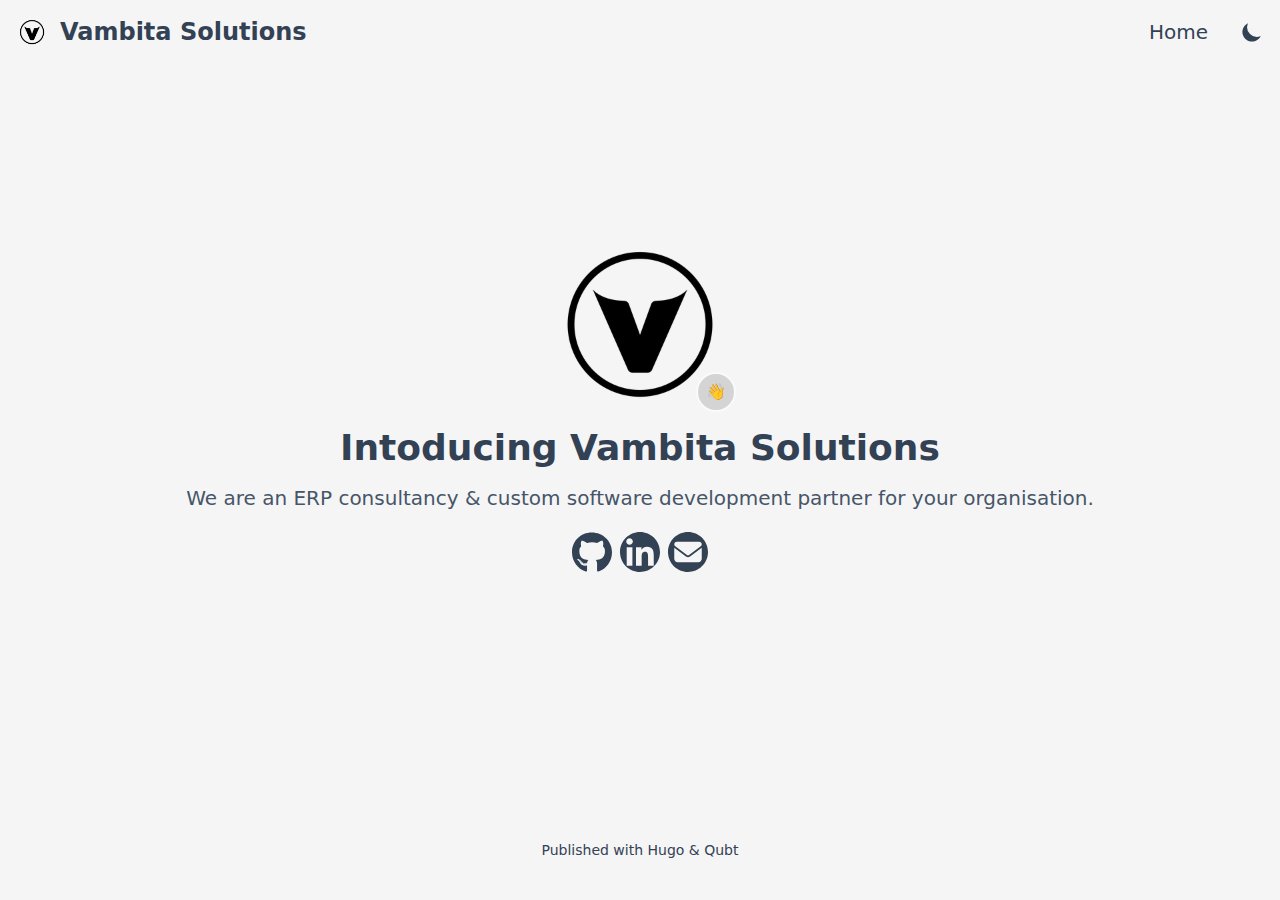
<file: index.html>
<!doctype html><html lang=en-us><head><meta charset=utf-8><meta name=viewport content="width=device-width,initial-scale=1"><meta http-equiv=X-UA-Compatible content="IE=edge"><meta name=generator content="Qubt theme for Hugo"><title>Vambita Solutions</title>
<meta name=title content="Vambita Solutions"><meta name=author content="Intoducing Vambita Solutions"><meta name=description content="Vambita Solutions site built with Qubt & Hugo"><link type=text/css rel=stylesheet href=/css/main.bundle.min.a22730fdd3cc07d9c93ca48acba7923b2b14510e1c925c0caccb3049713e7098d3aa77911bfa9524926f8d7242e7097ee57f8048260d44f2938f4ec5f82a2373.css integrity="sha512-oicw/dPMB9nJPKSKy6eSOysUUQ4cklwMrMswSXE+cJjTqneRG/qVJJJvjXJC5wl+5X+ASCYNRPKTj07F+Cojcw=="><script defer src=/js/main.bundle.min.4657c962c90bb42241e3db9c00332ac44a2ff6a901654b8248b4e2f4b586571fd2aa672dcadf728d6f2135b0ea6088f21d1cf5302b4cae8557e0593f70081d72.js integrity="sha512-RlfJYskLtCJB49ucADMqxEov9qkBZUuCSLTi9LWGVx/Sqmctyt9yjW8hNbDqYIjyHRz1MCtMroVX4Fk/cAgdcg=="></script><link rel=apple-touch-icon sizes=180x180 href=/icon_hua5a6428a6178f1cbcb0ab458c7e721b3_76109_180x180_resize_box_3.png><link rel=icon type=image/png sizes=32x32 href=/icon_hua5a6428a6178f1cbcb0ab458c7e721b3_76109_32x32_resize_box_3.png><meta property="og:url" content="https://vambita.github.io/"><meta property="og:site_name" content="Vambita Solutions"><meta property="og:title" content="Vambita Solutions"><meta property="og:description" content="Vambita Solutions site built with Qubt & Hugo"><meta property="og:locale" content="en_us"><meta property="og:type" content="website"><meta property="og:image" content="https://vambita.github.io/thumbnail.png"><meta name=twitter:card content="summary_large_image"><meta name=twitter:image content="https://vambita.github.io/thumbnail.png"><meta name=twitter:title content="Vambita Solutions"><meta name=twitter:description content="Vambita Solutions site built with Qubt & Hugo"><script>localStorage.getItem("color-theme")==="dark"||!("color-theme"in localStorage)&&window.matchMedia("(prefers-color-scheme: dark)").matches?document.documentElement.classList.add("dark"):document.documentElement.classList.remove("dark")</script></head><body class="flex h-screen flex-col justify-between bg-neutral-100 dark:bg-neutral-800"><div><header class="sticky top-0 z-10 bg-neutral-100 dark:bg-neutral-800"><section class="mx-auto flex max-w-screen-xl items-center justify-between p-4"><a href=https://vambita.github.io/ class="flex items-center space-x-3"><img src=/logo_hua5a6428a6178f1cbcb0ab458c7e721b3_76109_filter_7015326143714700434.webp class="h-8 w-8" alt=Logo>
<span class="self-center whitespace-nowrap text-2xl font-semibold text-slate-700 dark:text-slate-400">Vambita Solutions</span></a><div class="flex flex-row space-x-8"><nav class="hidden space-x-8 text-xl md:block" aria-label=main><a href=/ class="px-3 py-2 text-slate-700 hover:text-indigo-500 md:p-0 dark:text-slate-400">Home</a></nav><button id=theme-toggle type=button class="rounded-lg text-sm text-slate-700 hover:text-indigo-500 dark:text-slate-400" aria-label=theme-switcher>
<svg id="theme-toggle-dark-icon" class="hidden h-6 w-6" fill="currentcolor" viewBox="0 0 20 20" xmlns="http://www.w3.org/2000/svg"><path d="M17.293 13.293A8 8 0 016.707 2.707a8.001 8.001.0 1010.586 10.586z"/></svg>
<svg id="theme-toggle-light-icon" class="hidden h-6 w-6" fill="currentcolor" viewBox="0 0 20 20" xmlns="http://www.w3.org/2000/svg"><path d="M10 2a1 1 0 011 1v1A1 1 0 119 4V3a1 1 0 011-1zm4 8a4 4 0 11-8 0 4 4 0 018 0zm-.464 4.95.707.707a1 1 0 001.414-1.414l-.707-.707a1 1 0 00-1.414 1.414zm2.12-10.607a1 1 0 010 1.414l-.706.707A1 1 0 1113.536 5.05l.707-.707a1 1 0 011.414.0zM17 11a1 1 0 100-2h-1a1 1 0 100 2h1zm-7 4a1 1 0 011 1v1a1 1 0 11-2 0v-1a1 1 0 011-1zM5.05 6.464A1 1 0 106.465 5.05l-.708-.707A1 1 0 004.343 5.757l.707.707zm1.414 8.486-.707.707a1 1 0 01-1.414-1.414l.707-.707a1 1 0 011.414 1.414zM4 11a1 1 0 100-2H3a1 1 0 000 2h1z" fill-rule="evenodd" clip-rule="evenodd"/></svg>
</button>
<button id=hamburger-button class="relative h-8 w-8 cursor-pointer text-3xl md:hidden" aria-label=hamburger-button><div class="absolute top-4 -mt-0.5 h-[3px] w-8 rounded bg-slate-700 transition-all duration-500 before:absolute before:h-[3px] before:w-8 before:-translate-x-4 before:-translate-y-2.5 before:rounded before:bg-slate-700 before:transition-all before:duration-500 before:content-[''] after:absolute after:h-[3px] after:w-8 after:-translate-x-4 after:translate-y-2.5 after:rounded after:bg-slate-700 after:transition-all after:duration-500 after:content-[''] dark:bg-slate-400 before:dark:bg-slate-400 after:dark:bg-slate-400"></div></button></div></section><section id=mobile-menu class="absolute hidden w-full origin-top animate-open-menu flex-col justify-center bg-neutral-100 text-4xl dark:bg-neutral-800"><nav class="flex min-h-screen flex-col items-center py-8" aria-label=mobile><a href=/ class="px-3 py-2 text-center text-slate-700 hover:text-indigo-500 md:p-0 dark:text-slate-400">Home</a></nav></section></header><main><div class="flex items-center justify-center"><div class="mt-auto flex h-[75vh] flex-col items-center justify-center"><div class="relative w-48"><img class="mb-2 h-48 w-48 rounded-full" width=192 height=192 alt="Intoducing Vambita Solutions" src=/author_hua5a6428a6178f1cbcb0ab458c7e721b3_76109_filter_13017533233524963927.webp><div class="absolute bottom-4 right-0 flex h-10 w-10 items-center justify-center rounded-full border-2 border-solid border-slate-50 bg-neutral-300 dark:bg-neutral-500">👋</div></div><h1 class="text-center text-4xl font-extrabold text-slate-700 dark:text-slate-200">Intoducing Vambita Solutions</h1><h2 class="mt-4 text-center text-xl text-slate-600 dark:text-slate-400">We are an ERP consultancy & custom software development partner for your organisation.</h2><div class="mt-4 flex flex-wrap items-center justify-center"><a class=link href=https://github.com/vambita/ target=_blank rel="me noopener noreferrer" aria-label=github><span class=link_svg><!doctype html><svg width="100%" height="100%" viewBox="0 0 496 484" xmlns="http://www.w3.org/2000/svg" xmlns:xlink="http://www.w3.org/1999/xlink" xmlns:serif="http://www.serif.com/" style="fill-rule:evenodd;clip-rule:evenodd;stroke-linejoin:round;stroke-miterlimit:2"><g transform="matrix(1,0,0,1,0,-8)"><path d="M165.9 397.4C165.9 399.4 163.6 401 160.7 401 157.4 401.3 155.1 399.7 155.1 397.4 155.1 395.4 157.4 393.8 160.3 393.8 163.3 393.5 165.9 395.1 165.9 397.4zm-31.1-4.5C134.1 394.9 136.1 397.2 139.1 397.8 141.7 398.8 144.7 397.8 145.3 395.8 145.9 393.8 144 391.5 141 390.6 138.4 389.9 135.5 390.9 134.8 392.9zM179 391.2C176.1 391.9 174.1 393.8 174.4 396.1 174.7 398.1 177.3 399.4 180.3 398.7 183.2 398 185.2 396.1 184.9 394.1 184.6 392.2 181.9 390.9 179 391.2zM244.8 8C106.1 8 0 113.3.0 252 0 362.9 69.8 457.8 169.5 491.2 182.3 493.5 186.8 485.6 186.8 479.1 186.8 472.9 186.5 438.7 186.5 417.7c0 0-70 15-84.7-29.8.0.0-11.4-29.1-27.8-36.6C74 351.3 51.1 335.6 75.6 335.9c0 0 24.9 2 38.6 25.8 21.9 38.6 58.6 27.5 72.9 20.9C189.4 366.6 195.9 355.5 203.1 348.9 147.2 342.7 90.8 334.6 90.8 238.4 90.8 210.9 98.4 197.1 114.4 179.5 111.8 173 103.3 146.2 117 111.6c20.9-6.5 69 27 69 27C206 133 227.5 130.1 248.8 130.1S291.6 133 311.6 138.6c0 0 48.1-33.6 69-27C394.3 146.3 385.8 173 383.2 179.5c16 17.7 25.8 31.5 25.8 58.9.0 96.5-58.9 104.2-114.8 110.5C303.4 356.8 311.2 371.8 311.2 395.3 311.2 429 310.9 470.7 310.9 478.9 310.9 485.4 315.5 493.3 328.2 491 428.2 457.8 496 362.9 496 252 496 113.3 383.5 8 244.8 8zM97.2 352.9C95.9 353.9 96.2 356.2 97.9 358.1 99.5 359.7 101.8 360.4 103.1 359.1 104.4 358.1 104.1 355.8 102.4 353.9 100.8 352.3 98.5 351.6 97.2 352.9zM86.4 344.8C85.7 346.1 86.7 347.7 88.7 348.7 90.3 349.7 92.3 349.4 93 348 93.7 346.7 92.7 345.1 90.7 344.1 88.7 343.5 87.1 343.8 86.4 344.8zm32.4 35.6C117.2 381.7 117.8 384.7 120.1 386.6 122.4 388.9 125.3 389.2 126.6 387.6 127.9 386.3 127.3 383.3 125.3 381.4 123.1 379.1 120.1 378.8 118.8 380.4zm-11.4-14.7C105.8 366.7 105.8 369.3 107.4 371.6 109 373.9 111.7 374.9 113 373.9 114.6 372.6 114.6 370 113 367.7 111.6 365.4 109 364.4 107.4 365.7z" style="fill-rule:nonzero"/></g></svg>
</span></a><a class=link href=https://www.linkedin.com/company/vambita-solutions/ target=_blank rel="me noopener noreferrer" aria-label=linkedin><span class=link_svg><!doctype html><svg width="100%" height="100%" viewBox="0 0 400 400" xmlns="http://www.w3.org/2000/svg" xmlns:xlink="http://www.w3.org/1999/xlink" xmlns:serif="http://www.serif.com/" style="fill-rule:evenodd;clip-rule:evenodd;stroke-linejoin:round;stroke-miterlimit:2"><g transform="matrix(1,0,0,1,-17.0199,-31.9208)"><path d="M217.02 31.921c110.383.0 2e2 89.617 2e2 2e2s-89.617 2e2-2e2 2e2-2e2-89.617-2e2-2e2c0-110.383 89.617-2e2 2e2-2e2zM141.076 368.418H84.062v-183.6h57.014v183.6zm213.444.0H297.568V279.043c0-21.301-.430000000000007-48.616-29.642-48.616-29.643.0-34.185 23.141-34.185 47.081v90.91H176.789v-183.6H231.47v25.045H232.268C239.879 195.438 258.472 180.215 286.212 180.215c57.701.0 68.308 37.996 68.308 87.349V368.418zM112.538 159.774c-18.231.0-33.018-15.101-33.018-33.332.0-18.113 14.905-33.018 33.018-33.018 18.114.0 33.019 14.905 33.019 33.018.0 18.231-14.794 33.332-33.019 33.332z"/></g></svg>
</span></a><a class=link href=solution%20at%20vambita.com target=_blank rel="me noopener noreferrer" aria-label=email><span class=link_svg><!doctype html><svg width="100%" height="100%" viewBox="0 0 400 400" xmlns="http://www.w3.org/2000/svg" xmlns:xlink="http://www.w3.org/1999/xlink" xmlns:serif="http://www.serif.com/" style="fill-rule:evenodd;clip-rule:evenodd;stroke-linejoin:round;stroke-miterlimit:2"><g transform="matrix(1,0,0,1,-54.3415,-73.3474)"><path d="M254.342 73.347c110.383.0 2e2 89.617 2e2 2e2.0 110.383-89.617 2e2-2e2 2e2s-2e2-89.617-2e2-2e2c0-110.383 89.617-2e2 2e2-2e2zm-137.5 157.032V342.097c0 18.96 15.415 34.375 34.375 34.375h206.25c18.959.0 34.375-15.415 34.375-34.375V230.379L274.967 318.035C262.72 327.219 245.963 327.219 233.717 318.035L116.842 230.379zm25.781-60.157c-14.234.0-25.781 11.548-25.781 25.782.0 8.11000000000001 3.813 15.737 10.312 20.625l116.875 87.656c6.12299999999999 4.565 14.502 4.565 20.625.0l116.875-87.656C388.028 211.741 391.842 204.114 391.842 196.004c0-14.234-11.548-25.782-25.782-25.782H142.623z"/></g></svg></span></a></div></div></div></main></div><footer><div class="flex flex-col justify-center p-10"><p class="text-center text-sm text-slate-700 dark:text-slate-400">Published with <a class="hover:underline hover:decoration-indigo-500 hover:text-indigo-500" href=https://gohugo.io target=_blank rel="noopener noreferrer">Hugo</a> & <a class="hover:underline hover:decoration-indigo-500 hover:text-indigo-500" href=https://github.com/chrede88/qubt target=_blank rel="noopener noreferrer">Qubt</a></p></div></footer></body></html>
</file>
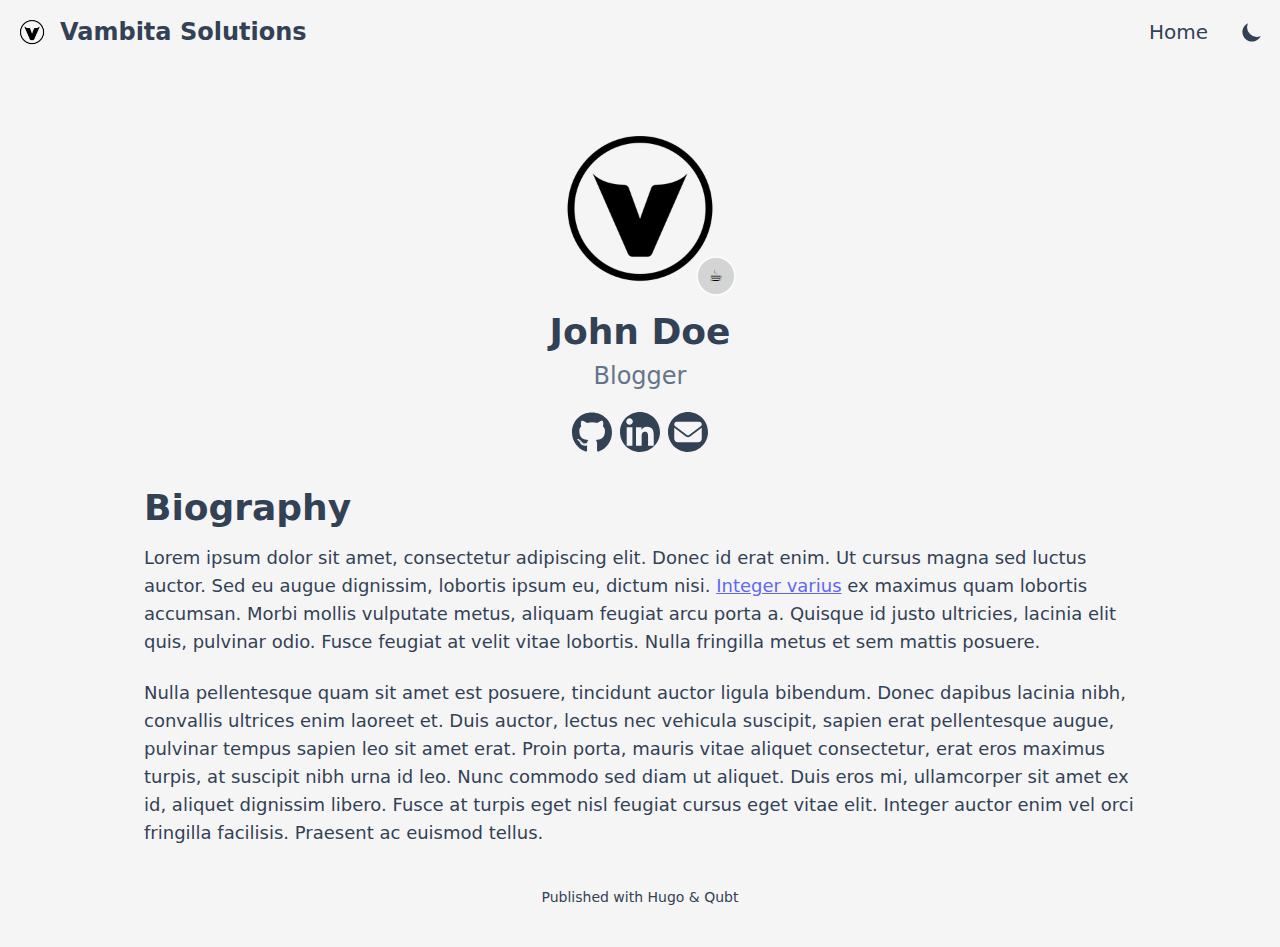
<file: about/index.html>
<!doctype html><html lang=en-us><head><meta charset=utf-8><meta name=viewport content="width=device-width,initial-scale=1"><meta http-equiv=X-UA-Compatible content="IE=edge"><meta name=generator content="Qubt theme for Hugo"><title>Vambita Solutions</title>
<meta name=title content="Vambita Solutions"><meta name=author content="Intoducing Vambita Solutions"><meta name=description content="Vambita Solutions site built with Qubt & Hugo"><link type=text/css rel=stylesheet href=/css/main.bundle.min.a22730fdd3cc07d9c93ca48acba7923b2b14510e1c925c0caccb3049713e7098d3aa77911bfa9524926f8d7242e7097ee57f8048260d44f2938f4ec5f82a2373.css integrity="sha512-oicw/dPMB9nJPKSKy6eSOysUUQ4cklwMrMswSXE+cJjTqneRG/qVJJJvjXJC5wl+5X+ASCYNRPKTj07F+Cojcw=="><script defer src=/js/main.bundle.min.4657c962c90bb42241e3db9c00332ac44a2ff6a901654b8248b4e2f4b586571fd2aa672dcadf728d6f2135b0ea6088f21d1cf5302b4cae8557e0593f70081d72.js integrity="sha512-RlfJYskLtCJB49ucADMqxEov9qkBZUuCSLTi9LWGVx/Sqmctyt9yjW8hNbDqYIjyHRz1MCtMroVX4Fk/cAgdcg=="></script><link rel=apple-touch-icon sizes=180x180 href=/icon_hua5a6428a6178f1cbcb0ab458c7e721b3_76109_180x180_resize_box_3.png><link rel=icon type=image/png sizes=32x32 href=/icon_hua5a6428a6178f1cbcb0ab458c7e721b3_76109_32x32_resize_box_3.png><meta property="og:url" content="https://vambita.github.io/about/"><meta property="og:site_name" content="Vambita Solutions"><meta property="og:title" content="Vambita Solutions"><meta property="og:description" content="Lorem ipsum dolor sit amet, consectetur adipiscing elit. Donec id erat enim. Ut cursus magna sed luctus auctor. Sed eu augue dignissim, lobortis ipsum eu, dictum nisi. Integer varius ex maximus quam lobortis accumsan. Morbi mollis vulputate metus, aliquam feugiat arcu porta a. Quisque id justo ultricies, lacinia elit quis, pulvinar odio. Fusce feugiat at velit vitae lobortis. Nulla fringilla metus et sem mattis posuere.
Nulla pellentesque quam sit amet est posuere, tincidunt auctor ligula bibendum."><meta property="og:locale" content="en_us"><meta property="og:type" content="article"><meta property="og:image" content="https://vambita.github.io/thumbnail.png"><meta name=twitter:card content="summary_large_image"><meta name=twitter:image content="https://vambita.github.io/thumbnail.png"><meta name=twitter:title content="Vambita Solutions"><meta name=twitter:description content="Lorem ipsum dolor sit amet, consectetur adipiscing elit. Donec id erat enim. Ut cursus magna sed luctus auctor. Sed eu augue dignissim, lobortis ipsum eu, dictum nisi. Integer varius ex maximus quam lobortis accumsan. Morbi mollis vulputate metus, aliquam feugiat arcu porta a. Quisque id justo ultricies, lacinia elit quis, pulvinar odio. Fusce feugiat at velit vitae lobortis. Nulla fringilla metus et sem mattis posuere.
Nulla pellentesque quam sit amet est posuere, tincidunt auctor ligula bibendum."><script>localStorage.getItem("color-theme")==="dark"||!("color-theme"in localStorage)&&window.matchMedia("(prefers-color-scheme: dark)").matches?document.documentElement.classList.add("dark"):document.documentElement.classList.remove("dark")</script></head><body class="flex h-screen flex-col justify-between bg-neutral-100 dark:bg-neutral-800"><div><header class="sticky top-0 z-10 bg-neutral-100 dark:bg-neutral-800"><section class="mx-auto flex max-w-screen-xl items-center justify-between p-4"><a href=https://vambita.github.io/ class="flex items-center space-x-3"><img src=/logo_hua5a6428a6178f1cbcb0ab458c7e721b3_76109_filter_7015326143714700434.webp class="h-8 w-8" alt=Logo>
<span class="self-center whitespace-nowrap text-2xl font-semibold text-slate-700 dark:text-slate-400">Vambita Solutions</span></a><div class="flex flex-row space-x-8"><nav class="hidden space-x-8 text-xl md:block" aria-label=main><a href=/ class="px-3 py-2 text-slate-700 hover:text-indigo-500 md:p-0 dark:text-slate-400">Home</a></nav><button id=theme-toggle type=button class="rounded-lg text-sm text-slate-700 hover:text-indigo-500 dark:text-slate-400" aria-label=theme-switcher>
<svg id="theme-toggle-dark-icon" class="hidden h-6 w-6" fill="currentcolor" viewBox="0 0 20 20" xmlns="http://www.w3.org/2000/svg"><path d="M17.293 13.293A8 8 0 016.707 2.707a8.001 8.001.0 1010.586 10.586z"/></svg>
<svg id="theme-toggle-light-icon" class="hidden h-6 w-6" fill="currentcolor" viewBox="0 0 20 20" xmlns="http://www.w3.org/2000/svg"><path d="M10 2a1 1 0 011 1v1A1 1 0 119 4V3a1 1 0 011-1zm4 8a4 4 0 11-8 0 4 4 0 018 0zm-.464 4.95.707.707a1 1 0 001.414-1.414l-.707-.707a1 1 0 00-1.414 1.414zm2.12-10.607a1 1 0 010 1.414l-.706.707A1 1 0 1113.536 5.05l.707-.707a1 1 0 011.414.0zM17 11a1 1 0 100-2h-1a1 1 0 100 2h1zm-7 4a1 1 0 011 1v1a1 1 0 11-2 0v-1a1 1 0 011-1zM5.05 6.464A1 1 0 106.465 5.05l-.708-.707A1 1 0 004.343 5.757l.707.707zm1.414 8.486-.707.707a1 1 0 01-1.414-1.414l.707-.707a1 1 0 011.414 1.414zM4 11a1 1 0 100-2H3a1 1 0 000 2h1z" fill-rule="evenodd" clip-rule="evenodd"/></svg>
</button>
<button id=hamburger-button class="relative h-8 w-8 cursor-pointer text-3xl md:hidden" aria-label=hamburger-button><div class="absolute top-4 -mt-0.5 h-[3px] w-8 rounded bg-slate-700 transition-all duration-500 before:absolute before:h-[3px] before:w-8 before:-translate-x-4 before:-translate-y-2.5 before:rounded before:bg-slate-700 before:transition-all before:duration-500 before:content-[''] after:absolute after:h-[3px] after:w-8 after:-translate-x-4 after:translate-y-2.5 after:rounded after:bg-slate-700 after:transition-all after:duration-500 after:content-[''] dark:bg-slate-400 before:dark:bg-slate-400 after:dark:bg-slate-400"></div></button></div></section><section id=mobile-menu class="absolute hidden w-full origin-top animate-open-menu flex-col justify-center bg-neutral-100 text-4xl dark:bg-neutral-800"><nav class="flex min-h-screen flex-col items-center py-8" aria-label=mobile><a href=/ class="px-3 py-2 text-center text-slate-700 hover:text-indigo-500 md:p-0 dark:text-slate-400">Home</a></nav></section></header><main><div class="mx-auto mb-2 mt-12 flex max-w-screen-xl flex-col items-center justify-center"><div class="relative w-48"><img class="mb-2 h-48 w-48 rounded-full" width=192 height=192 alt="John Doe" src=/author_hua5a6428a6178f1cbcb0ab458c7e721b3_76109_filter_13017533233524963927.webp><div class="absolute bottom-4 right-0 flex h-10 w-10 items-center justify-center rounded-full border-2 border-solid border-slate-50 bg-neutral-300 dark:bg-neutral-500">☕</div></div><h1 class="text-center text-4xl font-extrabold text-slate-700 dark:text-slate-200">John Doe</h1><h2 class="mt-2 text-center text-2xl text-slate-500 dark:text-slate-400">Blogger</h2><div class="mt-4 flex flex-wrap items-center justify-center"><a class=link href=https://github.com/vambita/ target=_blank rel="me noopener noreferrer" aria-label=github><span class=link_svg><!doctype html><svg width="100%" height="100%" viewBox="0 0 496 484" xmlns="http://www.w3.org/2000/svg" xmlns:xlink="http://www.w3.org/1999/xlink" xmlns:serif="http://www.serif.com/" style="fill-rule:evenodd;clip-rule:evenodd;stroke-linejoin:round;stroke-miterlimit:2"><g transform="matrix(1,0,0,1,0,-8)"><path d="M165.9 397.4C165.9 399.4 163.6 401 160.7 401 157.4 401.3 155.1 399.7 155.1 397.4 155.1 395.4 157.4 393.8 160.3 393.8 163.3 393.5 165.9 395.1 165.9 397.4zm-31.1-4.5C134.1 394.9 136.1 397.2 139.1 397.8 141.7 398.8 144.7 397.8 145.3 395.8 145.9 393.8 144 391.5 141 390.6 138.4 389.9 135.5 390.9 134.8 392.9zM179 391.2C176.1 391.9 174.1 393.8 174.4 396.1 174.7 398.1 177.3 399.4 180.3 398.7 183.2 398 185.2 396.1 184.9 394.1 184.6 392.2 181.9 390.9 179 391.2zM244.8 8C106.1 8 0 113.3.0 252 0 362.9 69.8 457.8 169.5 491.2 182.3 493.5 186.8 485.6 186.8 479.1 186.8 472.9 186.5 438.7 186.5 417.7c0 0-70 15-84.7-29.8.0.0-11.4-29.1-27.8-36.6C74 351.3 51.1 335.6 75.6 335.9c0 0 24.9 2 38.6 25.8 21.9 38.6 58.6 27.5 72.9 20.9C189.4 366.6 195.9 355.5 203.1 348.9 147.2 342.7 90.8 334.6 90.8 238.4 90.8 210.9 98.4 197.1 114.4 179.5 111.8 173 103.3 146.2 117 111.6c20.9-6.5 69 27 69 27C206 133 227.5 130.1 248.8 130.1S291.6 133 311.6 138.6c0 0 48.1-33.6 69-27C394.3 146.3 385.8 173 383.2 179.5c16 17.7 25.8 31.5 25.8 58.9.0 96.5-58.9 104.2-114.8 110.5C303.4 356.8 311.2 371.8 311.2 395.3 311.2 429 310.9 470.7 310.9 478.9 310.9 485.4 315.5 493.3 328.2 491 428.2 457.8 496 362.9 496 252 496 113.3 383.5 8 244.8 8zM97.2 352.9C95.9 353.9 96.2 356.2 97.9 358.1 99.5 359.7 101.8 360.4 103.1 359.1 104.4 358.1 104.1 355.8 102.4 353.9 100.8 352.3 98.5 351.6 97.2 352.9zM86.4 344.8C85.7 346.1 86.7 347.7 88.7 348.7 90.3 349.7 92.3 349.4 93 348 93.7 346.7 92.7 345.1 90.7 344.1 88.7 343.5 87.1 343.8 86.4 344.8zm32.4 35.6C117.2 381.7 117.8 384.7 120.1 386.6 122.4 388.9 125.3 389.2 126.6 387.6 127.9 386.3 127.3 383.3 125.3 381.4 123.1 379.1 120.1 378.8 118.8 380.4zm-11.4-14.7C105.8 366.7 105.8 369.3 107.4 371.6 109 373.9 111.7 374.9 113 373.9 114.6 372.6 114.6 370 113 367.7 111.6 365.4 109 364.4 107.4 365.7z" style="fill-rule:nonzero"/></g></svg>
</span></a><a class=link href=https://www.linkedin.com/company/vambita-solutions/ target=_blank rel="me noopener noreferrer" aria-label=linkedin><span class=link_svg><!doctype html><svg width="100%" height="100%" viewBox="0 0 400 400" xmlns="http://www.w3.org/2000/svg" xmlns:xlink="http://www.w3.org/1999/xlink" xmlns:serif="http://www.serif.com/" style="fill-rule:evenodd;clip-rule:evenodd;stroke-linejoin:round;stroke-miterlimit:2"><g transform="matrix(1,0,0,1,-17.0199,-31.9208)"><path d="M217.02 31.921c110.383.0 2e2 89.617 2e2 2e2s-89.617 2e2-2e2 2e2-2e2-89.617-2e2-2e2c0-110.383 89.617-2e2 2e2-2e2zM141.076 368.418H84.062v-183.6h57.014v183.6zm213.444.0H297.568V279.043c0-21.301-.430000000000007-48.616-29.642-48.616-29.643.0-34.185 23.141-34.185 47.081v90.91H176.789v-183.6H231.47v25.045H232.268C239.879 195.438 258.472 180.215 286.212 180.215c57.701.0 68.308 37.996 68.308 87.349V368.418zM112.538 159.774c-18.231.0-33.018-15.101-33.018-33.332.0-18.113 14.905-33.018 33.018-33.018 18.114.0 33.019 14.905 33.019 33.018.0 18.231-14.794 33.332-33.019 33.332z"/></g></svg>
</span></a><a class=link href=solution%20at%20vambita.com target=_blank rel="me noopener noreferrer" aria-label=email><span class=link_svg><!doctype html><svg width="100%" height="100%" viewBox="0 0 400 400" xmlns="http://www.w3.org/2000/svg" xmlns:xlink="http://www.w3.org/1999/xlink" xmlns:serif="http://www.serif.com/" style="fill-rule:evenodd;clip-rule:evenodd;stroke-linejoin:round;stroke-miterlimit:2"><g transform="matrix(1,0,0,1,-54.3415,-73.3474)"><path d="M254.342 73.347c110.383.0 2e2 89.617 2e2 2e2.0 110.383-89.617 2e2-2e2 2e2s-2e2-89.617-2e2-2e2c0-110.383 89.617-2e2 2e2-2e2zm-137.5 157.032V342.097c0 18.96 15.415 34.375 34.375 34.375h206.25c18.959.0 34.375-15.415 34.375-34.375V230.379L274.967 318.035C262.72 327.219 245.963 327.219 233.717 318.035L116.842 230.379zm25.781-60.157c-14.234.0-25.781 11.548-25.781 25.782.0 8.11000000000001 3.813 15.737 10.312 20.625l116.875 87.656c6.12299999999999 4.565 14.502 4.565 20.625.0l116.875-87.656C388.028 211.741 391.842 204.114 391.842 196.004c0-14.234-11.548-25.782-25.782-25.782H142.623z"/></g></svg></span></a></div></div><div class="justify-left mx-auto mt-8 flex max-w-screen-lg px-4"><article><h1 class="mb-4 text-4xl font-extrabold text-slate-700 dark:text-slate-200">Biography</h1><span class="prose prose-slate break-words text-lg text-slate-700 dark:prose-invert prose-pre:max-w-[90vw] md:prose-pre:max-w-screen-md dark:text-slate-200"><p>Lorem ipsum dolor sit amet, consectetur adipiscing elit. Donec id erat enim. Ut cursus magna sed luctus auctor. Sed eu augue dignissim, lobortis ipsum eu, dictum nisi. <a href=https://lipsum.com>Integer varius</a> ex maximus quam lobortis accumsan. Morbi mollis vulputate metus, aliquam feugiat arcu porta a. Quisque id justo ultricies, lacinia elit quis, pulvinar odio. Fusce feugiat at velit vitae lobortis. Nulla fringilla metus et sem mattis posuere.</p><p>Nulla pellentesque quam sit amet est posuere, tincidunt auctor ligula bibendum. Donec dapibus lacinia nibh, convallis ultrices enim laoreet et. Duis auctor, lectus nec vehicula suscipit, sapien erat pellentesque augue, pulvinar tempus sapien leo sit amet erat. Proin porta, mauris vitae aliquet consectetur, erat eros maximus turpis, at suscipit nibh urna id leo. Nunc commodo sed diam ut aliquet. Duis eros mi, ullamcorper sit amet ex id, aliquet dignissim libero. Fusce at turpis eget nisl feugiat cursus eget vitae elit. Integer auctor enim vel orci fringilla facilisis. Praesent ac euismod tellus.</p></span></article></div></main></div><footer><div class="flex flex-col justify-center p-10"><p class="text-center text-sm text-slate-700 dark:text-slate-400">Published with <a class="hover:underline hover:decoration-indigo-500 hover:text-indigo-500" href=https://gohugo.io target=_blank rel="noopener noreferrer">Hugo</a> & <a class="hover:underline hover:decoration-indigo-500 hover:text-indigo-500" href=https://github.com/chrede88/qubt target=_blank rel="noopener noreferrer">Qubt</a></p></div></footer></body></html>
</file>
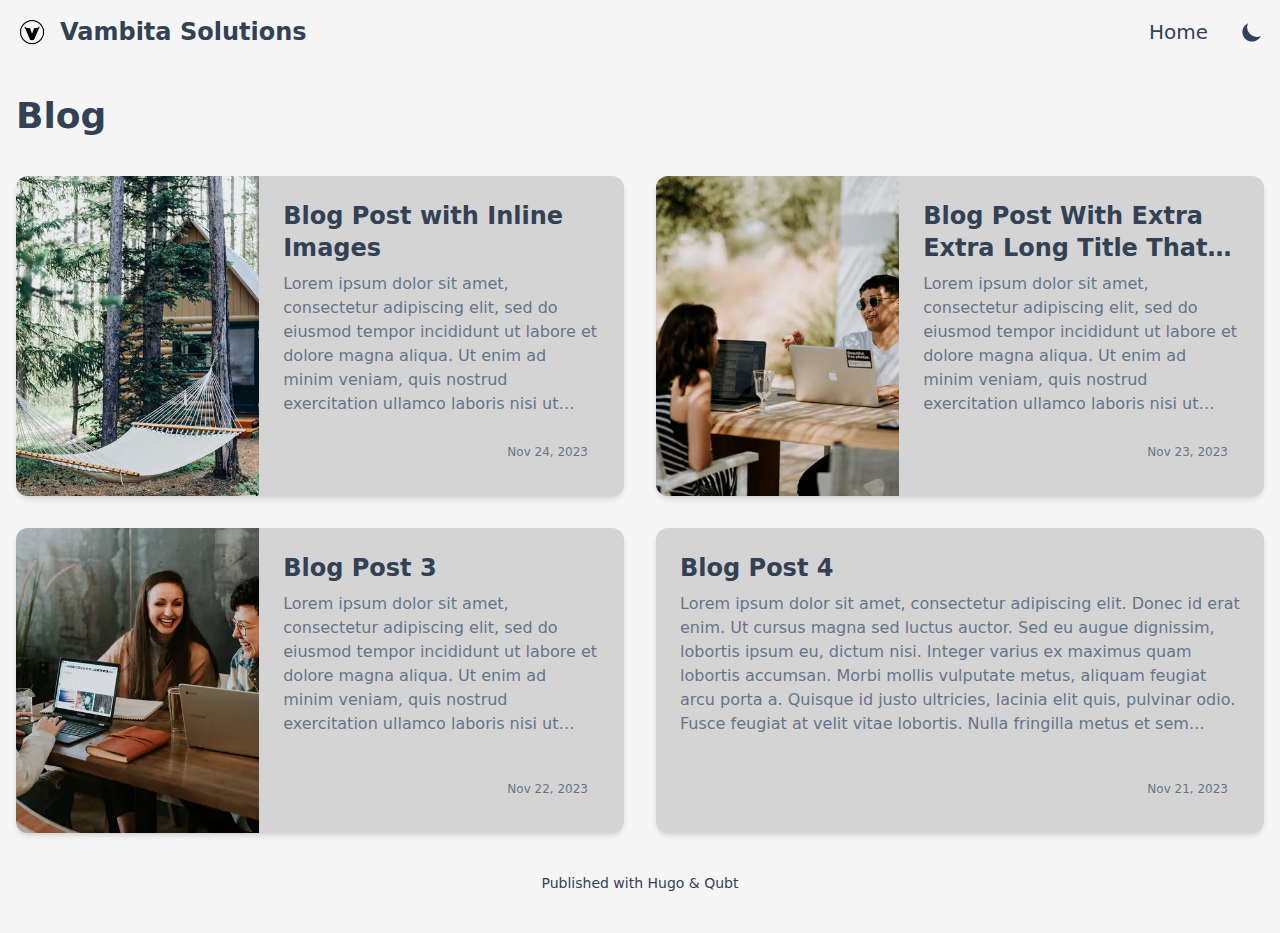
<file: blog/index.html>
<!doctype html><html lang=en-us><head><meta charset=utf-8><meta name=viewport content="width=device-width,initial-scale=1"><meta http-equiv=X-UA-Compatible content="IE=edge"><meta name=generator content="Qubt theme for Hugo"><title>Vambita Solutions</title>
<meta name=title content="Vambita Solutions"><meta name=author content="Intoducing Vambita Solutions"><meta name=description content="Vambita Solutions site built with Qubt & Hugo"><link type=text/css rel=stylesheet href=/css/main.bundle.min.a22730fdd3cc07d9c93ca48acba7923b2b14510e1c925c0caccb3049713e7098d3aa77911bfa9524926f8d7242e7097ee57f8048260d44f2938f4ec5f82a2373.css integrity="sha512-oicw/dPMB9nJPKSKy6eSOysUUQ4cklwMrMswSXE+cJjTqneRG/qVJJJvjXJC5wl+5X+ASCYNRPKTj07F+Cojcw=="><script defer src=/js/main.bundle.min.4657c962c90bb42241e3db9c00332ac44a2ff6a901654b8248b4e2f4b586571fd2aa672dcadf728d6f2135b0ea6088f21d1cf5302b4cae8557e0593f70081d72.js integrity="sha512-RlfJYskLtCJB49ucADMqxEov9qkBZUuCSLTi9LWGVx/Sqmctyt9yjW8hNbDqYIjyHRz1MCtMroVX4Fk/cAgdcg=="></script><link rel=apple-touch-icon sizes=180x180 href=/icon_hua5a6428a6178f1cbcb0ab458c7e721b3_76109_180x180_resize_box_3.png><link rel=icon type=image/png sizes=32x32 href=/icon_hua5a6428a6178f1cbcb0ab458c7e721b3_76109_32x32_resize_box_3.png><meta property="og:url" content="https://vambita.github.io/blog/"><meta property="og:site_name" content="Vambita Solutions"><meta property="og:title" content="Blog"><meta property="og:description" content="Vambita Solutions site built with Qubt & Hugo"><meta property="og:locale" content="en_us"><meta property="og:type" content="website"><meta property="og:image" content="https://vambita.github.io/thumbnail.png"><meta name=twitter:card content="summary_large_image"><meta name=twitter:image content="https://vambita.github.io/thumbnail.png"><meta name=twitter:title content="Blog"><meta name=twitter:description content="Vambita Solutions site built with Qubt & Hugo"><script>localStorage.getItem("color-theme")==="dark"||!("color-theme"in localStorage)&&window.matchMedia("(prefers-color-scheme: dark)").matches?document.documentElement.classList.add("dark"):document.documentElement.classList.remove("dark")</script></head><body class="flex h-screen flex-col justify-between bg-neutral-100 dark:bg-neutral-800"><div><header class="sticky top-0 z-10 bg-neutral-100 dark:bg-neutral-800"><section class="mx-auto flex max-w-screen-xl items-center justify-between p-4"><a href=https://vambita.github.io/ class="flex items-center space-x-3"><img src=/logo_hua5a6428a6178f1cbcb0ab458c7e721b3_76109_filter_7015326143714700434.webp class="h-8 w-8" alt=Logo>
<span class="self-center whitespace-nowrap text-2xl font-semibold text-slate-700 dark:text-slate-400">Vambita Solutions</span></a><div class="flex flex-row space-x-8"><nav class="hidden space-x-8 text-xl md:block" aria-label=main><a href=/ class="px-3 py-2 text-slate-700 hover:text-indigo-500 md:p-0 dark:text-slate-400">Home</a></nav><button id=theme-toggle type=button class="rounded-lg text-sm text-slate-700 hover:text-indigo-500 dark:text-slate-400" aria-label=theme-switcher>
<svg id="theme-toggle-dark-icon" class="hidden h-6 w-6" fill="currentcolor" viewBox="0 0 20 20" xmlns="http://www.w3.org/2000/svg"><path d="M17.293 13.293A8 8 0 016.707 2.707a8.001 8.001.0 1010.586 10.586z"/></svg>
<svg id="theme-toggle-light-icon" class="hidden h-6 w-6" fill="currentcolor" viewBox="0 0 20 20" xmlns="http://www.w3.org/2000/svg"><path d="M10 2a1 1 0 011 1v1A1 1 0 119 4V3a1 1 0 011-1zm4 8a4 4 0 11-8 0 4 4 0 018 0zm-.464 4.95.707.707a1 1 0 001.414-1.414l-.707-.707a1 1 0 00-1.414 1.414zm2.12-10.607a1 1 0 010 1.414l-.706.707A1 1 0 1113.536 5.05l.707-.707a1 1 0 011.414.0zM17 11a1 1 0 100-2h-1a1 1 0 100 2h1zm-7 4a1 1 0 011 1v1a1 1 0 11-2 0v-1a1 1 0 011-1zM5.05 6.464A1 1 0 106.465 5.05l-.708-.707A1 1 0 004.343 5.757l.707.707zm1.414 8.486-.707.707a1 1 0 01-1.414-1.414l.707-.707a1 1 0 011.414 1.414zM4 11a1 1 0 100-2H3a1 1 0 000 2h1z" fill-rule="evenodd" clip-rule="evenodd"/></svg>
</button>
<button id=hamburger-button class="relative h-8 w-8 cursor-pointer text-3xl md:hidden" aria-label=hamburger-button><div class="absolute top-4 -mt-0.5 h-[3px] w-8 rounded bg-slate-700 transition-all duration-500 before:absolute before:h-[3px] before:w-8 before:-translate-x-4 before:-translate-y-2.5 before:rounded before:bg-slate-700 before:transition-all before:duration-500 before:content-[''] after:absolute after:h-[3px] after:w-8 after:-translate-x-4 after:translate-y-2.5 after:rounded after:bg-slate-700 after:transition-all after:duration-500 after:content-[''] dark:bg-slate-400 before:dark:bg-slate-400 after:dark:bg-slate-400"></div></button></div></section><section id=mobile-menu class="absolute hidden w-full origin-top animate-open-menu flex-col justify-center bg-neutral-100 text-4xl dark:bg-neutral-800"><nav class="flex min-h-screen flex-col items-center py-8" aria-label=mobile><a href=/ class="px-3 py-2 text-center text-slate-700 hover:text-indigo-500 md:p-0 dark:text-slate-400">Home</a></nav></section></header><main><div class="justify-left mx-auto mt-8 flex max-w-screen-xl px-4"><article><h1 class="text-4xl font-extrabold text-slate-700 dark:text-slate-200">Blog</h1><div class="mt-2 text-lg text-slate-500 dark:text-slate-400"></div></article></div><div class="mx-auto max-w-screen-xl"><div class="mt-8 grid grid-flow-row grid-cols-1 justify-items-center gap-8 px-4 lg:grid-cols-2"><a href=/blog/post1/><div class="flex h-full max-h-80 w-full max-w-2xl flex-row rounded-xl bg-neutral-300 bg-clip-border text-slate-400 shadow-md dark:bg-neutral-700"><div class="m-0 w-2/5 shrink-0 overflow-hidden rounded-xl rounded-r-none bg-clip-border dark:bg-neutral-700"><img src=/blog1/photo1_card_hu4613abcaa1dfd5e2f493a77e39fecc0b_4225157_filter_6330877499796999693.webp alt=image class="h-full w-full object-cover"></div><div class="flex flex-col justify-between p-6"><div><h4 class="mb-2 line-clamp-2 text-base font-semibold text-slate-700 antialiased md:text-2xl dark:text-slate-200">Blog Post with Inline Images</h4><p class="mb-4 line-clamp-6 text-base text-slate-500 dark:text-slate-400">Lorem ipsum dolor sit amet, consectetur adipiscing elit, sed do eiusmod tempor incididunt ut labore et dolore magna aliqua. Ut enim ad minim veniam, quis nostrud exercitation ullamco laboris nisi ut aliquip ex ea commodo consequat. aliqua. Ut enim ad minim veniam, quis nostrud exercitation ullamco laboris nisi ut aliquip ex ea commodo consequat.</p></div><div class="flex flex-row justify-between"><div class="flex items-center -space-x-3"></div><div class="p-3 text-xs text-slate-500 dark:text-slate-400">Nov 24, 2023</div></div></div></div></a><a href=/blog/post2/><div class="flex h-full max-h-80 w-full max-w-2xl flex-row rounded-xl bg-neutral-300 bg-clip-border text-slate-400 shadow-md dark:bg-neutral-700"><div class="m-0 w-2/5 shrink-0 overflow-hidden rounded-xl rounded-r-none bg-clip-border dark:bg-neutral-700"><img src=/blog2/photo2_card_hue21612784e63b741c7c63afd81639357_3238199_filter_6330877499796999693.webp alt=image class="h-full w-full object-cover"></div><div class="flex flex-col justify-between p-6"><div><h4 class="mb-2 line-clamp-2 text-base font-semibold text-slate-700 antialiased md:text-2xl dark:text-slate-200">Blog Post With Extra Extra Long Title That Keeps On Going</h4><p class="mb-4 line-clamp-6 text-base text-slate-500 dark:text-slate-400">Lorem ipsum dolor sit amet, consectetur adipiscing elit, sed do eiusmod tempor incididunt ut labore et dolore magna aliqua. Ut enim ad minim veniam, quis nostrud exercitation ullamco laboris nisi ut aliquip ex ea commodo consequat.</p></div><div class="flex flex-row justify-between"><div class="flex items-center -space-x-3"></div><div class="p-3 text-xs text-slate-500 dark:text-slate-400">Nov 23, 2023</div></div></div></div></a><a href=/blog/post3/><div class="flex h-full max-h-80 w-full max-w-2xl flex-row rounded-xl bg-neutral-300 bg-clip-border text-slate-400 shadow-md dark:bg-neutral-700"><div class="m-0 w-2/5 shrink-0 overflow-hidden rounded-xl rounded-r-none bg-clip-border dark:bg-neutral-700"><img src=/blog3/photo3_card_hu30293243beb88cdf54ba495ba5e5473d_3348204_filter_6330877499796999693.webp alt=image class="h-full w-full object-cover"></div><div class="flex flex-col justify-between p-6"><div><h4 class="mb-2 line-clamp-2 text-base font-semibold text-slate-700 antialiased md:text-2xl dark:text-slate-200">Blog Post 3</h4><p class="mb-4 line-clamp-6 text-base text-slate-500 dark:text-slate-400">Lorem ipsum dolor sit amet, consectetur adipiscing elit, sed do eiusmod tempor incididunt ut labore et dolore magna aliqua. Ut enim ad minim veniam, quis nostrud exercitation ullamco laboris nisi ut aliquip ex ea commodo consequat.</p></div><div class="flex flex-row justify-between"><div class="flex items-center -space-x-3"></div><div class="p-3 text-xs text-slate-500 dark:text-slate-400">Nov 22, 2023</div></div></div></div></a><a href=/blog/post4/><div class="flex h-full max-h-80 w-full max-w-2xl flex-row rounded-xl bg-neutral-300 bg-clip-border text-slate-400 shadow-md dark:bg-neutral-700"><div class="flex flex-col justify-between p-6"><div><h4 class="mb-2 line-clamp-2 text-base font-semibold text-slate-700 antialiased md:text-2xl dark:text-slate-200">Blog Post 4</h4><p class="mb-4 line-clamp-6 text-base text-slate-500 dark:text-slate-400">Lorem ipsum dolor sit amet, consectetur adipiscing elit. Donec id erat enim. Ut cursus magna sed luctus auctor. Sed eu augue dignissim, lobortis ipsum eu, dictum nisi. Integer varius ex maximus quam lobortis accumsan. Morbi mollis vulputate metus, aliquam feugiat arcu porta a. Quisque id justo ultricies, lacinia elit quis, pulvinar odio. Fusce feugiat at velit vitae lobortis. Nulla fringilla metus et sem mattis posuere. Nulla pellentesque quam sit amet est posuere, tincidunt auctor ligula bibendum. Donec dapibus lacinia nibh, convallis ultrices enim laoreet et.</p></div><div class="flex flex-row justify-between"><div class="flex items-center -space-x-3"></div><div class="p-3 text-xs text-slate-500 dark:text-slate-400">Nov 21, 2023</div></div></div></div></a></div></div></main></div><footer><div class="flex flex-col justify-center p-10"><p class="text-center text-sm text-slate-700 dark:text-slate-400">Published with <a class="hover:underline hover:decoration-indigo-500 hover:text-indigo-500" href=https://gohugo.io target=_blank rel="noopener noreferrer">Hugo</a> & <a class="hover:underline hover:decoration-indigo-500 hover:text-indigo-500" href=https://github.com/chrede88/qubt target=_blank rel="noopener noreferrer">Qubt</a></p></div></footer></body></html>
</file>
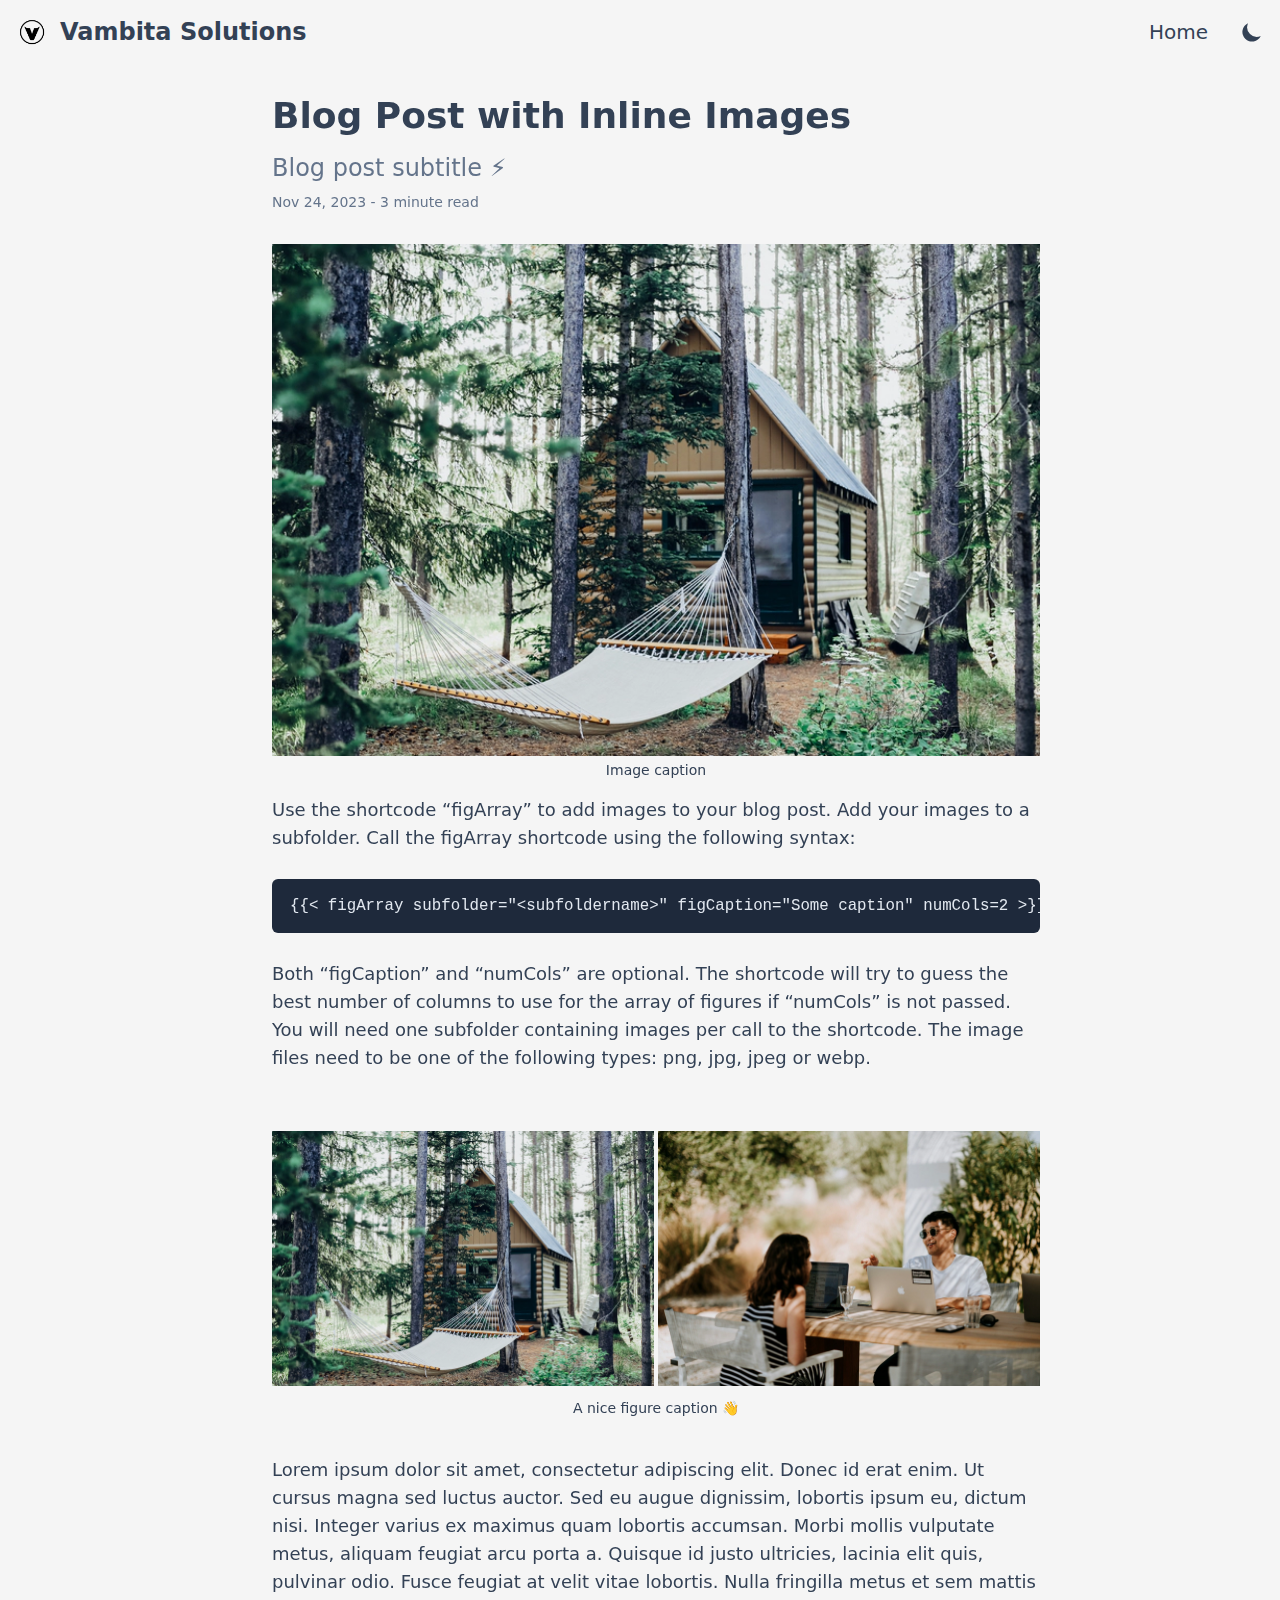
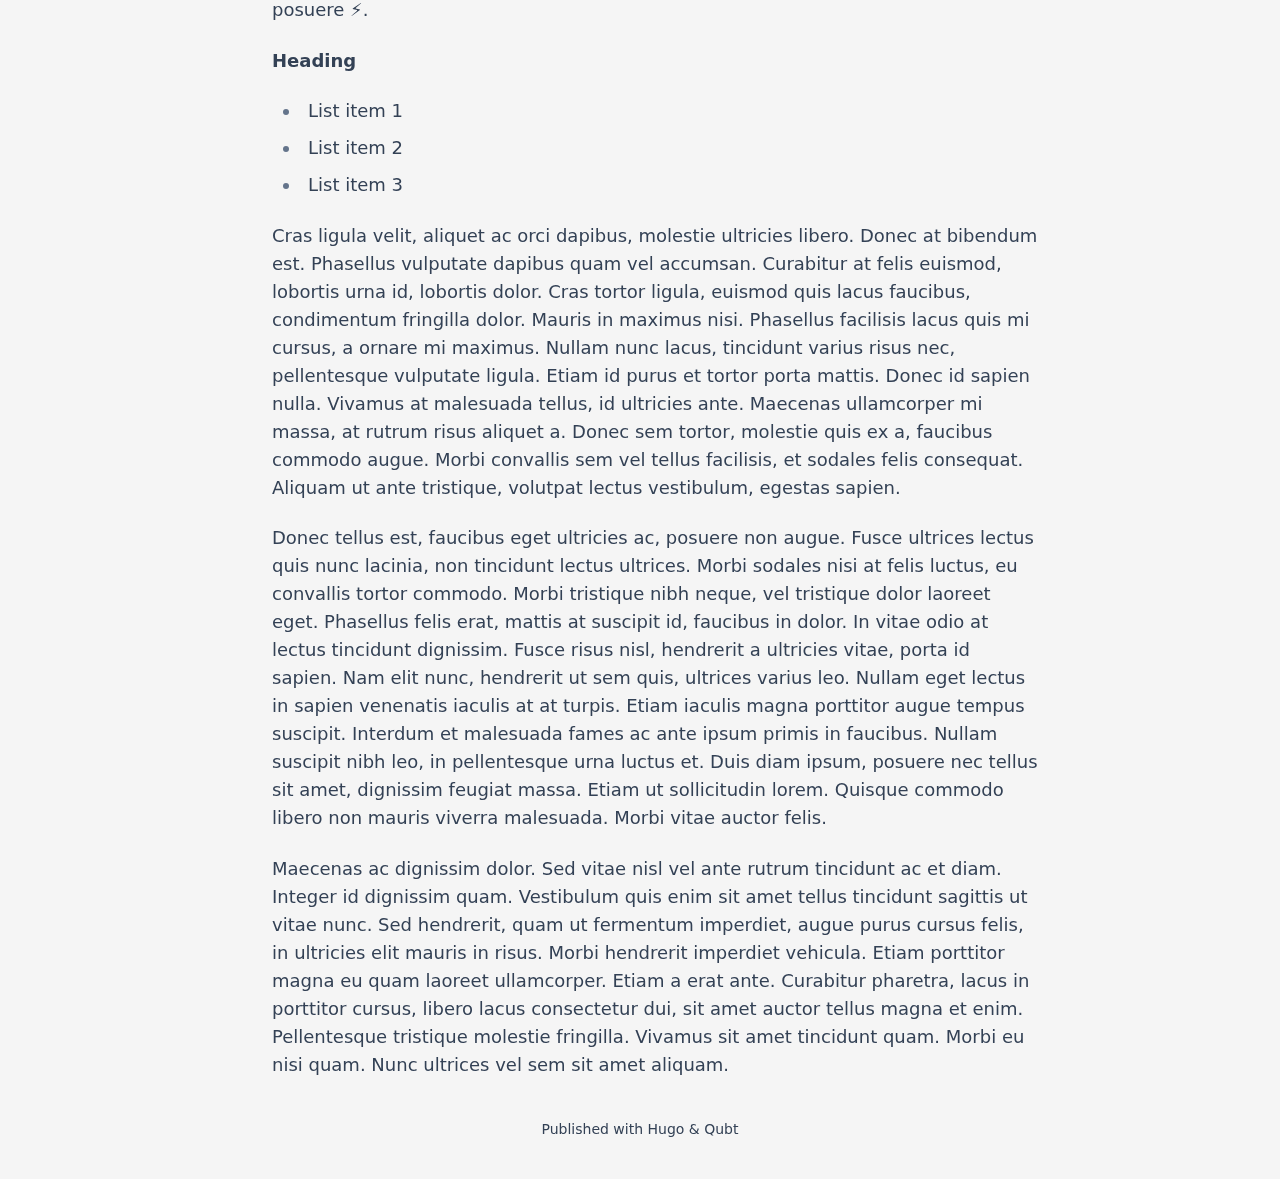
<file: blog/post1/index.html>
<!doctype html><html lang=en-us><head><meta charset=utf-8><meta name=viewport content="width=device-width,initial-scale=1"><meta http-equiv=X-UA-Compatible content="IE=edge"><meta name=generator content="Qubt theme for Hugo"><title>Vambita Solutions</title>
<meta name=title content="Vambita Solutions"><meta name=author content="Intoducing Vambita Solutions"><meta name=description content="Vambita Solutions site built with Qubt & Hugo"><link type=text/css rel=stylesheet href=/css/main.bundle.min.a22730fdd3cc07d9c93ca48acba7923b2b14510e1c925c0caccb3049713e7098d3aa77911bfa9524926f8d7242e7097ee57f8048260d44f2938f4ec5f82a2373.css integrity="sha512-oicw/dPMB9nJPKSKy6eSOysUUQ4cklwMrMswSXE+cJjTqneRG/qVJJJvjXJC5wl+5X+ASCYNRPKTj07F+Cojcw=="><script defer src=/js/main.bundle.min.4657c962c90bb42241e3db9c00332ac44a2ff6a901654b8248b4e2f4b586571fd2aa672dcadf728d6f2135b0ea6088f21d1cf5302b4cae8557e0593f70081d72.js integrity="sha512-RlfJYskLtCJB49ucADMqxEov9qkBZUuCSLTi9LWGVx/Sqmctyt9yjW8hNbDqYIjyHRz1MCtMroVX4Fk/cAgdcg=="></script><link rel=apple-touch-icon sizes=180x180 href=/icon_hua5a6428a6178f1cbcb0ab458c7e721b3_76109_180x180_resize_box_3.png><link rel=icon type=image/png sizes=32x32 href=/icon_hua5a6428a6178f1cbcb0ab458c7e721b3_76109_32x32_resize_box_3.png><meta property="og:url" content="https://vambita.github.io/blog/post1/"><meta property="og:site_name" content="Vambita Solutions"><meta property="og:title" content="Blog Post with Inline Images"><meta property="og:description" content="Lorem ipsum dolor sit amet, consectetur adipiscing elit, sed do eiusmod tempor incididunt ut labore et dolore magna aliqua. Ut enim ad minim veniam, quis nostrud exercitation ullamco laboris nisi ut aliquip ex ea commodo consequat. aliqua. Ut enim ad minim veniam, quis nostrud exercitation ullamco laboris nisi ut aliquip ex ea commodo consequat."><meta property="og:locale" content="en_us"><meta property="og:type" content="article"><meta property="article:section" content="blog"><meta property="article:published_time" content="2023-11-24T00:00:00+00:00"><meta property="article:modified_time" content="2023-11-24T00:00:00+00:00"><meta property="og:image" content="https://vambita.github.io/thumbnail.png"><meta name=twitter:card content="summary_large_image"><meta name=twitter:image content="https://vambita.github.io/thumbnail.png"><meta name=twitter:title content="Blog Post with Inline Images"><meta name=twitter:description content="Lorem ipsum dolor sit amet, consectetur adipiscing elit, sed do eiusmod tempor incididunt ut labore et dolore magna aliqua. Ut enim ad minim veniam, quis nostrud exercitation ullamco laboris nisi ut aliquip ex ea commodo consequat. aliqua. Ut enim ad minim veniam, quis nostrud exercitation ullamco laboris nisi ut aliquip ex ea commodo consequat."><script>localStorage.getItem("color-theme")==="dark"||!("color-theme"in localStorage)&&window.matchMedia("(prefers-color-scheme: dark)").matches?document.documentElement.classList.add("dark"):document.documentElement.classList.remove("dark")</script></head><body class="flex h-screen flex-col justify-between bg-neutral-100 dark:bg-neutral-800"><div><header class="sticky top-0 z-10 bg-neutral-100 dark:bg-neutral-800"><section class="mx-auto flex max-w-screen-xl items-center justify-between p-4"><a href=https://vambita.github.io/ class="flex items-center space-x-3"><img src=/logo_hua5a6428a6178f1cbcb0ab458c7e721b3_76109_filter_7015326143714700434.webp class="h-8 w-8" alt=Logo>
<span class="self-center whitespace-nowrap text-2xl font-semibold text-slate-700 dark:text-slate-400">Vambita Solutions</span></a><div class="flex flex-row space-x-8"><nav class="hidden space-x-8 text-xl md:block" aria-label=main><a href=/ class="px-3 py-2 text-slate-700 hover:text-indigo-500 md:p-0 dark:text-slate-400">Home</a></nav><button id=theme-toggle type=button class="rounded-lg text-sm text-slate-700 hover:text-indigo-500 dark:text-slate-400" aria-label=theme-switcher>
<svg id="theme-toggle-dark-icon" class="hidden h-6 w-6" fill="currentcolor" viewBox="0 0 20 20" xmlns="http://www.w3.org/2000/svg"><path d="M17.293 13.293A8 8 0 016.707 2.707a8.001 8.001.0 1010.586 10.586z"/></svg>
<svg id="theme-toggle-light-icon" class="hidden h-6 w-6" fill="currentcolor" viewBox="0 0 20 20" xmlns="http://www.w3.org/2000/svg"><path d="M10 2a1 1 0 011 1v1A1 1 0 119 4V3a1 1 0 011-1zm4 8a4 4 0 11-8 0 4 4 0 018 0zm-.464 4.95.707.707a1 1 0 001.414-1.414l-.707-.707a1 1 0 00-1.414 1.414zm2.12-10.607a1 1 0 010 1.414l-.706.707A1 1 0 1113.536 5.05l.707-.707a1 1 0 011.414.0zM17 11a1 1 0 100-2h-1a1 1 0 100 2h1zm-7 4a1 1 0 011 1v1a1 1 0 11-2 0v-1a1 1 0 011-1zM5.05 6.464A1 1 0 106.465 5.05l-.708-.707A1 1 0 004.343 5.757l.707.707zm1.414 8.486-.707.707a1 1 0 01-1.414-1.414l.707-.707a1 1 0 011.414 1.414zM4 11a1 1 0 100-2H3a1 1 0 000 2h1z" fill-rule="evenodd" clip-rule="evenodd"/></svg>
</button>
<button id=hamburger-button class="relative h-8 w-8 cursor-pointer text-3xl md:hidden" aria-label=hamburger-button><div class="absolute top-4 -mt-0.5 h-[3px] w-8 rounded bg-slate-700 transition-all duration-500 before:absolute before:h-[3px] before:w-8 before:-translate-x-4 before:-translate-y-2.5 before:rounded before:bg-slate-700 before:transition-all before:duration-500 before:content-[''] after:absolute after:h-[3px] after:w-8 after:-translate-x-4 after:translate-y-2.5 after:rounded after:bg-slate-700 after:transition-all after:duration-500 after:content-[''] dark:bg-slate-400 before:dark:bg-slate-400 after:dark:bg-slate-400"></div></button></div></section><section id=mobile-menu class="absolute hidden w-full origin-top animate-open-menu flex-col justify-center bg-neutral-100 text-4xl dark:bg-neutral-800"><nav class="flex min-h-screen flex-col items-center py-8" aria-label=mobile><a href=/ class="px-3 py-2 text-center text-slate-700 hover:text-indigo-500 md:p-0 dark:text-slate-400">Home</a></nav></section></header><main><div class="justify-left mx-auto mt-8 flex max-w-screen-md px-4"><article><h1 class="text-4xl font-extrabold text-slate-700 dark:text-slate-200">Blog Post with Inline Images</h1><h2 class="mt-4 text-2xl text-slate-500 dark:text-slate-400">Blog post subtitle ⚡</h2><div class="mb-4 mt-2 text-sm text-slate-500 dark:text-slate-400">Nov 24, 2023 - 3 minute read</div><div class="flex flex-col"><img class="mt-4 h-full w-full object-cover" src=/blog1/photo1_hu5459c0360c2b0cb7a147d2df0eb350ca_4652768_filter_11492400015018413633.webp alt="feature image" height=491 width=736>
<span class="mb-4 mt-1 text-center text-sm text-slate-700 dark:text-slate-200">Image caption</span></div><span class="prose prose-slate break-words text-lg text-slate-700 dark:prose-invert prose-pre:max-w-[90vw] md:prose-pre:max-w-screen-md dark:text-slate-200"><p>Use the shortcode &ldquo;figArray&rdquo; to add images to your blog post. Add your images to a subfolder. Call the figArray shortcode using the following syntax:</p><pre tabindex=0><code>{{&lt; figArray subfolder=&#34;&lt;subfoldername&gt;&#34; figCaption=&#34;Some caption&#34; numCols=2 &gt;}}
</code></pre><p>Both &ldquo;figCaption&rdquo; and &ldquo;numCols&rdquo; are optional. The shortcode will try to guess the best number of columns to use for the array of figures if &ldquo;numCols&rdquo; is not passed.
You will need one subfolder containing images per call to the shortcode. The image files need to be one of the following types: png, jpg, jpeg or webp.</p><div class="flex flex-col"><div class="grid-cols-2 grid gap-1"><img src=/blog/post1/images/photo1_hu5459c0360c2b0cb7a147d2df0eb350ca_4652768_filter_5082060997473007509.webp alt=image loading=lazy>
<img src=/blog/post1/images/photo2_hu5459c0360c2b0cb7a147d2df0eb350ca_5497713_filter_5082060997473007509.webp alt=image loading=lazy></div><span class="-mt-6 mb-4 text-center text-sm text-slate-700 dark:text-slate-200">A nice figure caption 👋</span></div><p>Lorem ipsum dolor sit amet, consectetur adipiscing elit. Donec id erat enim. Ut cursus magna sed luctus auctor. Sed eu augue dignissim, lobortis ipsum eu, dictum nisi. Integer varius ex maximus quam lobortis accumsan. Morbi mollis vulputate metus, aliquam feugiat arcu porta a. Quisque id justo ultricies, lacinia elit quis, pulvinar odio. Fusce feugiat at velit vitae lobortis. Nulla fringilla metus et sem mattis posuere &#9889;.</p><p><strong>Heading</strong></p><ul><li>List item 1</li><li>List item 2</li><li>List item 3</li></ul><p>Cras ligula velit, aliquet ac orci dapibus, molestie ultricies libero. Donec at bibendum est. Phasellus vulputate dapibus quam vel accumsan. Curabitur at felis euismod, lobortis urna id, lobortis dolor. Cras tortor ligula, euismod quis lacus faucibus, condimentum fringilla dolor. Mauris in maximus nisi. Phasellus facilisis lacus quis mi cursus, a ornare mi maximus. Nullam nunc lacus, tincidunt varius risus nec, pellentesque vulputate ligula. Etiam id purus et tortor porta mattis. Donec id sapien nulla. Vivamus at malesuada tellus, id ultricies ante. Maecenas ullamcorper mi massa, at rutrum risus aliquet a. Donec sem tortor, molestie quis ex a, faucibus commodo augue. Morbi convallis sem vel tellus facilisis, et sodales felis consequat. Aliquam ut ante tristique, volutpat lectus vestibulum, egestas sapien.</p><p>Donec tellus est, faucibus eget ultricies ac, posuere non augue. Fusce ultrices lectus quis nunc lacinia, non tincidunt lectus ultrices. Morbi sodales nisi at felis luctus, eu convallis tortor commodo. Morbi tristique nibh neque, vel tristique dolor laoreet eget. Phasellus felis erat, mattis at suscipit id, faucibus in dolor. In vitae odio at lectus tincidunt dignissim. Fusce risus nisl, hendrerit a ultricies vitae, porta id sapien. Nam elit nunc, hendrerit ut sem quis, ultrices varius leo. Nullam eget lectus in sapien venenatis iaculis at at turpis. Etiam iaculis magna porttitor augue tempus suscipit. Interdum et malesuada fames ac ante ipsum primis in faucibus. Nullam suscipit nibh leo, in pellentesque urna luctus et. Duis diam ipsum, posuere nec tellus sit amet, dignissim feugiat massa. Etiam ut sollicitudin lorem. Quisque commodo libero non mauris viverra malesuada. Morbi vitae auctor felis.</p><p>Maecenas ac dignissim dolor. Sed vitae nisl vel ante rutrum tincidunt ac et diam. Integer id dignissim quam. Vestibulum quis enim sit amet tellus tincidunt sagittis ut vitae nunc. Sed hendrerit, quam ut fermentum imperdiet, augue purus cursus felis, in ultricies elit mauris in risus. Morbi hendrerit imperdiet vehicula. Etiam porttitor magna eu quam laoreet ullamcorper. Etiam a erat ante. Curabitur pharetra, lacus in porttitor cursus, libero lacus consectetur dui, sit amet auctor tellus magna et enim. Pellentesque tristique molestie fringilla. Vivamus sit amet tincidunt quam. Morbi eu nisi quam. Nunc ultrices vel sem sit amet aliquam.</p></span></article></div></main></div><footer><div class="flex flex-col justify-center p-10"><p class="text-center text-sm text-slate-700 dark:text-slate-400">Published with <a class="hover:underline hover:decoration-indigo-500 hover:text-indigo-500" href=https://gohugo.io target=_blank rel="noopener noreferrer">Hugo</a> & <a class="hover:underline hover:decoration-indigo-500 hover:text-indigo-500" href=https://github.com/chrede88/qubt target=_blank rel="noopener noreferrer">Qubt</a></p></div></footer></body></html>
</file>
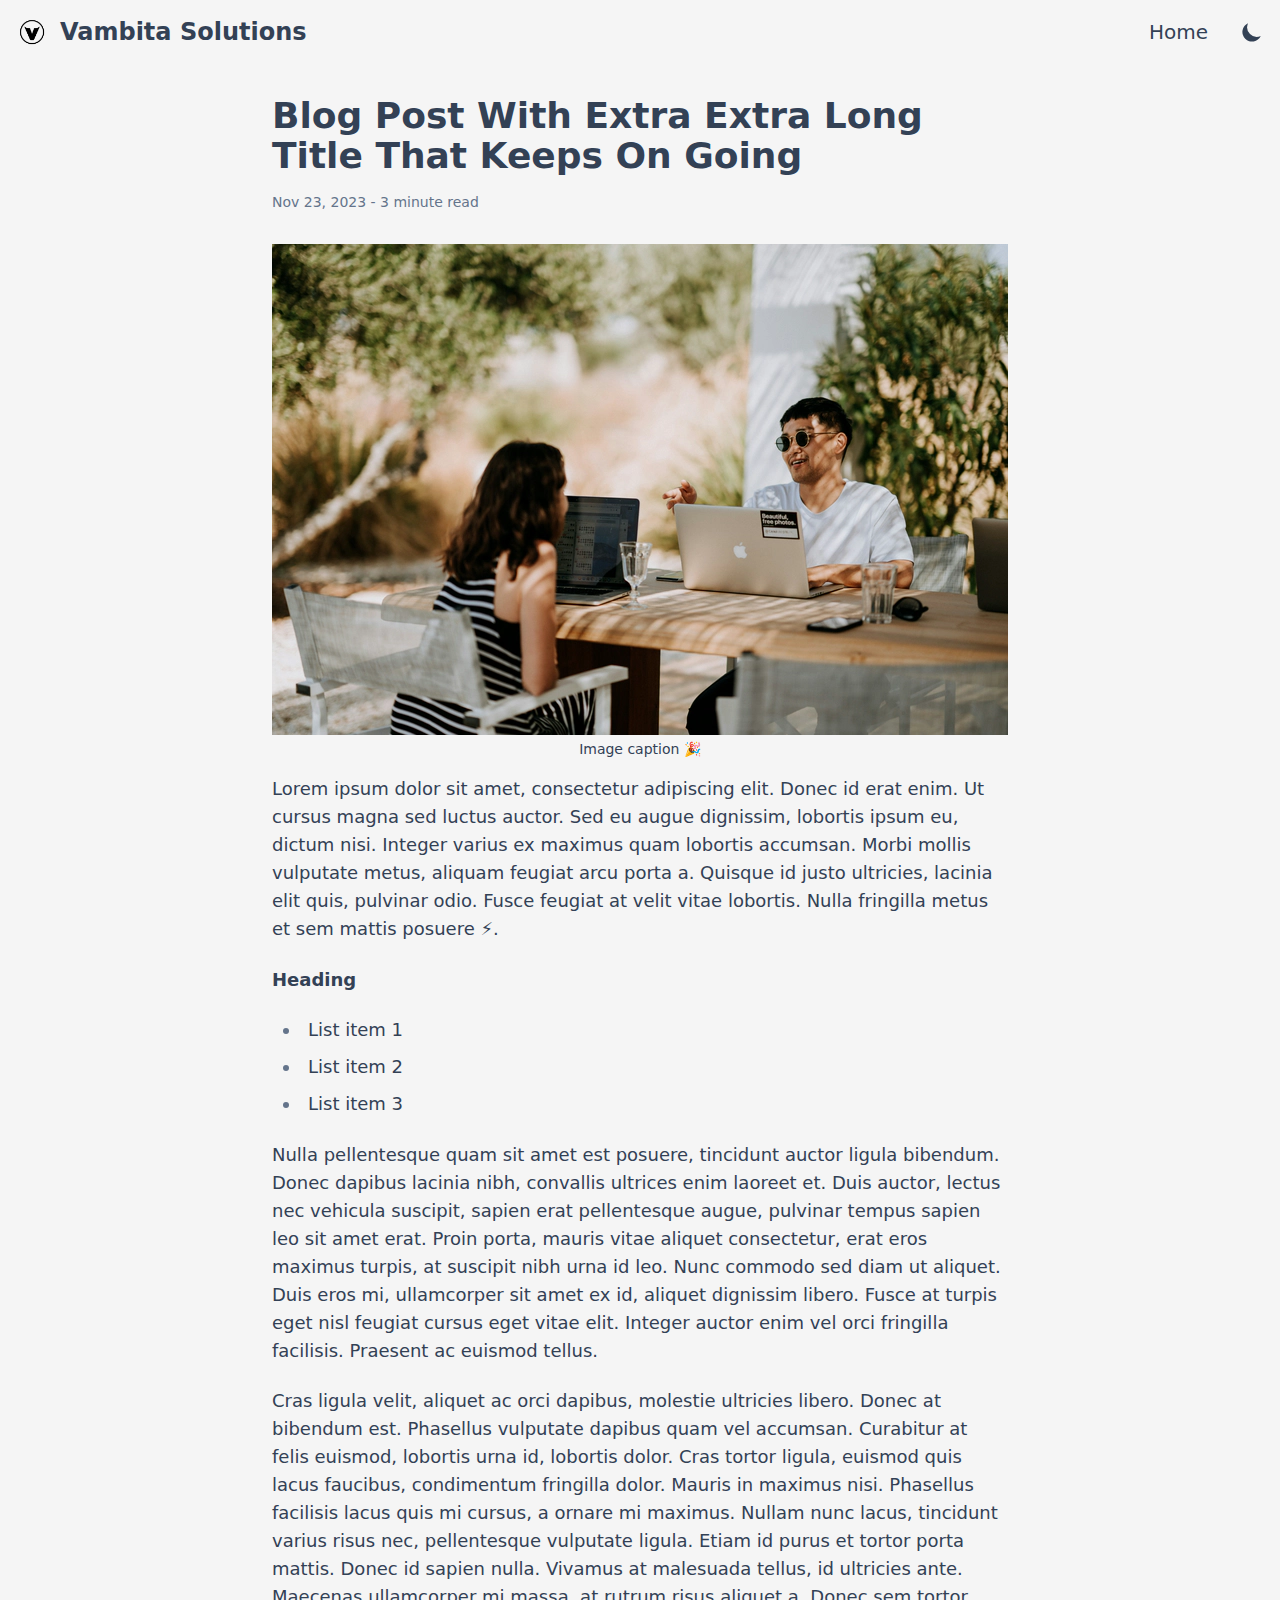
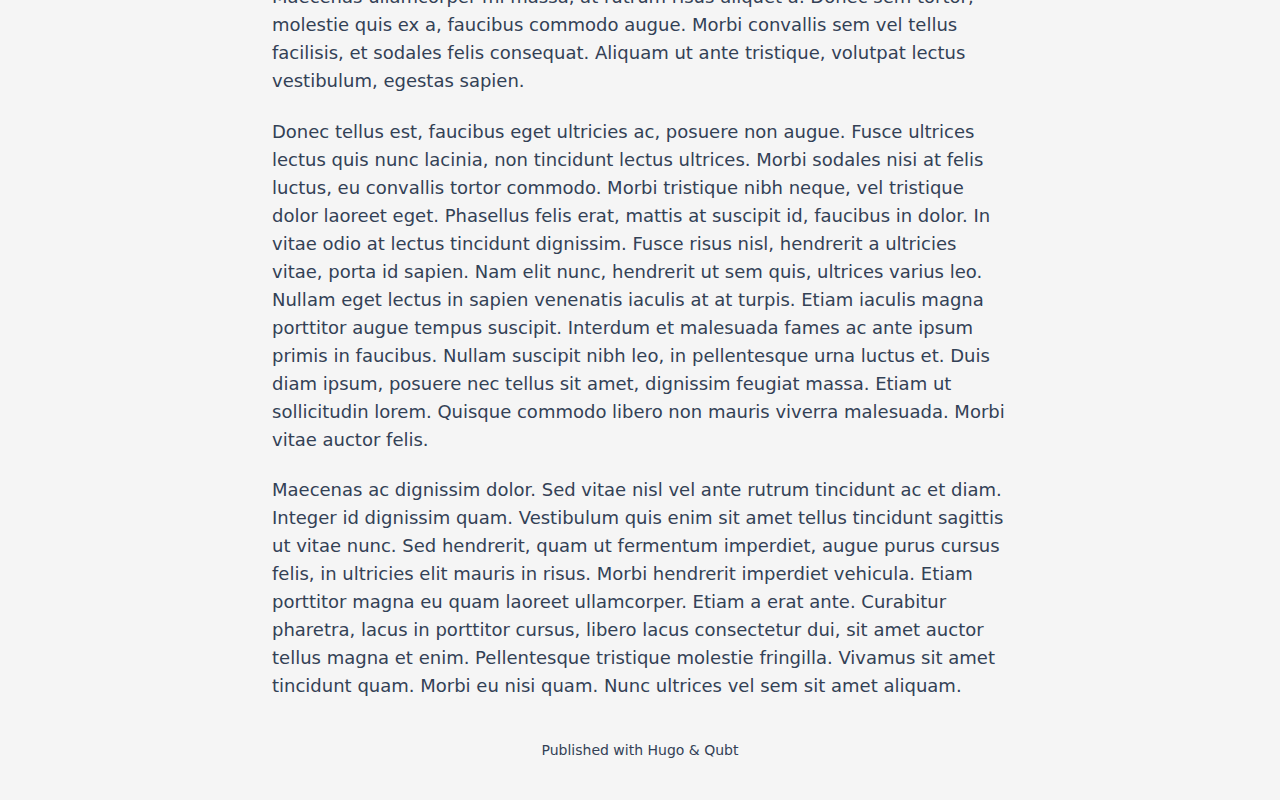
<file: blog/post2/index.html>
<!doctype html><html lang=en-us><head><meta charset=utf-8><meta name=viewport content="width=device-width,initial-scale=1"><meta http-equiv=X-UA-Compatible content="IE=edge"><meta name=generator content="Qubt theme for Hugo"><title>Vambita Solutions</title>
<meta name=title content="Vambita Solutions"><meta name=author content="Intoducing Vambita Solutions"><meta name=description content="Vambita Solutions site built with Qubt & Hugo"><link type=text/css rel=stylesheet href=/css/main.bundle.min.a22730fdd3cc07d9c93ca48acba7923b2b14510e1c925c0caccb3049713e7098d3aa77911bfa9524926f8d7242e7097ee57f8048260d44f2938f4ec5f82a2373.css integrity="sha512-oicw/dPMB9nJPKSKy6eSOysUUQ4cklwMrMswSXE+cJjTqneRG/qVJJJvjXJC5wl+5X+ASCYNRPKTj07F+Cojcw=="><script defer src=/js/main.bundle.min.4657c962c90bb42241e3db9c00332ac44a2ff6a901654b8248b4e2f4b586571fd2aa672dcadf728d6f2135b0ea6088f21d1cf5302b4cae8557e0593f70081d72.js integrity="sha512-RlfJYskLtCJB49ucADMqxEov9qkBZUuCSLTi9LWGVx/Sqmctyt9yjW8hNbDqYIjyHRz1MCtMroVX4Fk/cAgdcg=="></script><link rel=apple-touch-icon sizes=180x180 href=/icon_hua5a6428a6178f1cbcb0ab458c7e721b3_76109_180x180_resize_box_3.png><link rel=icon type=image/png sizes=32x32 href=/icon_hua5a6428a6178f1cbcb0ab458c7e721b3_76109_32x32_resize_box_3.png><meta property="og:url" content="https://vambita.github.io/blog/post2/"><meta property="og:site_name" content="Vambita Solutions"><meta property="og:title" content="Blog Post With Extra Extra Long Title That Keeps On Going"><meta property="og:description" content="Lorem ipsum dolor sit amet, consectetur adipiscing elit, sed do eiusmod tempor incididunt ut labore et dolore magna aliqua. Ut enim ad minim veniam, quis nostrud exercitation ullamco laboris nisi ut aliquip ex ea commodo consequat."><meta property="og:locale" content="en_us"><meta property="og:type" content="article"><meta property="article:section" content="blog"><meta property="article:published_time" content="2023-11-23T00:00:00+00:00"><meta property="article:modified_time" content="2023-11-23T00:00:00+00:00"><meta property="og:image" content="https://vambita.github.io/thumbnail.png"><meta name=twitter:card content="summary_large_image"><meta name=twitter:image content="https://vambita.github.io/thumbnail.png"><meta name=twitter:title content="Blog Post With Extra Extra Long Title That Keeps On Going"><meta name=twitter:description content="Lorem ipsum dolor sit amet, consectetur adipiscing elit, sed do eiusmod tempor incididunt ut labore et dolore magna aliqua. Ut enim ad minim veniam, quis nostrud exercitation ullamco laboris nisi ut aliquip ex ea commodo consequat."><script>localStorage.getItem("color-theme")==="dark"||!("color-theme"in localStorage)&&window.matchMedia("(prefers-color-scheme: dark)").matches?document.documentElement.classList.add("dark"):document.documentElement.classList.remove("dark")</script></head><body class="flex h-screen flex-col justify-between bg-neutral-100 dark:bg-neutral-800"><div><header class="sticky top-0 z-10 bg-neutral-100 dark:bg-neutral-800"><section class="mx-auto flex max-w-screen-xl items-center justify-between p-4"><a href=https://vambita.github.io/ class="flex items-center space-x-3"><img src=/logo_hua5a6428a6178f1cbcb0ab458c7e721b3_76109_filter_7015326143714700434.webp class="h-8 w-8" alt=Logo>
<span class="self-center whitespace-nowrap text-2xl font-semibold text-slate-700 dark:text-slate-400">Vambita Solutions</span></a><div class="flex flex-row space-x-8"><nav class="hidden space-x-8 text-xl md:block" aria-label=main><a href=/ class="px-3 py-2 text-slate-700 hover:text-indigo-500 md:p-0 dark:text-slate-400">Home</a></nav><button id=theme-toggle type=button class="rounded-lg text-sm text-slate-700 hover:text-indigo-500 dark:text-slate-400" aria-label=theme-switcher>
<svg id="theme-toggle-dark-icon" class="hidden h-6 w-6" fill="currentcolor" viewBox="0 0 20 20" xmlns="http://www.w3.org/2000/svg"><path d="M17.293 13.293A8 8 0 016.707 2.707a8.001 8.001.0 1010.586 10.586z"/></svg>
<svg id="theme-toggle-light-icon" class="hidden h-6 w-6" fill="currentcolor" viewBox="0 0 20 20" xmlns="http://www.w3.org/2000/svg"><path d="M10 2a1 1 0 011 1v1A1 1 0 119 4V3a1 1 0 011-1zm4 8a4 4 0 11-8 0 4 4 0 018 0zm-.464 4.95.707.707a1 1 0 001.414-1.414l-.707-.707a1 1 0 00-1.414 1.414zm2.12-10.607a1 1 0 010 1.414l-.706.707A1 1 0 1113.536 5.05l.707-.707a1 1 0 011.414.0zM17 11a1 1 0 100-2h-1a1 1 0 100 2h1zm-7 4a1 1 0 011 1v1a1 1 0 11-2 0v-1a1 1 0 011-1zM5.05 6.464A1 1 0 106.465 5.05l-.708-.707A1 1 0 004.343 5.757l.707.707zm1.414 8.486-.707.707a1 1 0 01-1.414-1.414l.707-.707a1 1 0 011.414 1.414zM4 11a1 1 0 100-2H3a1 1 0 000 2h1z" fill-rule="evenodd" clip-rule="evenodd"/></svg>
</button>
<button id=hamburger-button class="relative h-8 w-8 cursor-pointer text-3xl md:hidden" aria-label=hamburger-button><div class="absolute top-4 -mt-0.5 h-[3px] w-8 rounded bg-slate-700 transition-all duration-500 before:absolute before:h-[3px] before:w-8 before:-translate-x-4 before:-translate-y-2.5 before:rounded before:bg-slate-700 before:transition-all before:duration-500 before:content-[''] after:absolute after:h-[3px] after:w-8 after:-translate-x-4 after:translate-y-2.5 after:rounded after:bg-slate-700 after:transition-all after:duration-500 after:content-[''] dark:bg-slate-400 before:dark:bg-slate-400 after:dark:bg-slate-400"></div></button></div></section><section id=mobile-menu class="absolute hidden w-full origin-top animate-open-menu flex-col justify-center bg-neutral-100 text-4xl dark:bg-neutral-800"><nav class="flex min-h-screen flex-col items-center py-8" aria-label=mobile><a href=/ class="px-3 py-2 text-center text-slate-700 hover:text-indigo-500 md:p-0 dark:text-slate-400">Home</a></nav></section></header><main><div class="justify-left mx-auto mt-8 flex max-w-screen-md px-4"><article><h1 class="text-4xl font-extrabold text-slate-700 dark:text-slate-200">Blog Post With Extra Extra Long Title That Keeps On Going</h1><h2 class="mt-4 text-2xl text-slate-500 dark:text-slate-400"></h2><div class="mb-4 mt-2 text-sm text-slate-500 dark:text-slate-400">Nov 23, 2023 - 3 minute read</div><div class="flex flex-col"><img class="mt-4 h-full w-full object-cover" src=/blog2/photo2_hu5459c0360c2b0cb7a147d2df0eb350ca_5497713_filter_11492400015018413633.webp alt="feature image" height=491 width=736>
<span class="mb-4 mt-1 text-center text-sm text-slate-700 dark:text-slate-200">Image caption 🎉</span></div><span class="prose prose-slate break-words text-lg text-slate-700 dark:prose-invert prose-pre:max-w-[90vw] md:prose-pre:max-w-screen-md dark:text-slate-200"><p>Lorem ipsum dolor sit amet, consectetur adipiscing elit. Donec id erat enim. Ut cursus magna sed luctus auctor. Sed eu augue dignissim, lobortis ipsum eu, dictum nisi. Integer varius ex maximus quam lobortis accumsan. Morbi mollis vulputate metus, aliquam feugiat arcu porta a. Quisque id justo ultricies, lacinia elit quis, pulvinar odio. Fusce feugiat at velit vitae lobortis. Nulla fringilla metus et sem mattis posuere &#9889;.</p><p><strong>Heading</strong></p><ul><li>List item 1</li><li>List item 2</li><li>List item 3</li></ul><p>Nulla pellentesque quam sit amet est posuere, tincidunt auctor ligula bibendum. Donec dapibus lacinia nibh, convallis ultrices enim laoreet et. Duis auctor, lectus nec vehicula suscipit, sapien erat pellentesque augue, pulvinar tempus sapien leo sit amet erat. Proin porta, mauris vitae aliquet consectetur, erat eros maximus turpis, at suscipit nibh urna id leo. Nunc commodo sed diam ut aliquet. Duis eros mi, ullamcorper sit amet ex id, aliquet dignissim libero. Fusce at turpis eget nisl feugiat cursus eget vitae elit. Integer auctor enim vel orci fringilla facilisis. Praesent ac euismod tellus.</p><p>Cras ligula velit, aliquet ac orci dapibus, molestie ultricies libero. Donec at bibendum est. Phasellus vulputate dapibus quam vel accumsan. Curabitur at felis euismod, lobortis urna id, lobortis dolor. Cras tortor ligula, euismod quis lacus faucibus, condimentum fringilla dolor. Mauris in maximus nisi. Phasellus facilisis lacus quis mi cursus, a ornare mi maximus. Nullam nunc lacus, tincidunt varius risus nec, pellentesque vulputate ligula. Etiam id purus et tortor porta mattis. Donec id sapien nulla. Vivamus at malesuada tellus, id ultricies ante. Maecenas ullamcorper mi massa, at rutrum risus aliquet a. Donec sem tortor, molestie quis ex a, faucibus commodo augue. Morbi convallis sem vel tellus facilisis, et sodales felis consequat. Aliquam ut ante tristique, volutpat lectus vestibulum, egestas sapien.</p><p>Donec tellus est, faucibus eget ultricies ac, posuere non augue. Fusce ultrices lectus quis nunc lacinia, non tincidunt lectus ultrices. Morbi sodales nisi at felis luctus, eu convallis tortor commodo. Morbi tristique nibh neque, vel tristique dolor laoreet eget. Phasellus felis erat, mattis at suscipit id, faucibus in dolor. In vitae odio at lectus tincidunt dignissim. Fusce risus nisl, hendrerit a ultricies vitae, porta id sapien. Nam elit nunc, hendrerit ut sem quis, ultrices varius leo. Nullam eget lectus in sapien venenatis iaculis at at turpis. Etiam iaculis magna porttitor augue tempus suscipit. Interdum et malesuada fames ac ante ipsum primis in faucibus. Nullam suscipit nibh leo, in pellentesque urna luctus et. Duis diam ipsum, posuere nec tellus sit amet, dignissim feugiat massa. Etiam ut sollicitudin lorem. Quisque commodo libero non mauris viverra malesuada. Morbi vitae auctor felis.</p><p>Maecenas ac dignissim dolor. Sed vitae nisl vel ante rutrum tincidunt ac et diam. Integer id dignissim quam. Vestibulum quis enim sit amet tellus tincidunt sagittis ut vitae nunc. Sed hendrerit, quam ut fermentum imperdiet, augue purus cursus felis, in ultricies elit mauris in risus. Morbi hendrerit imperdiet vehicula. Etiam porttitor magna eu quam laoreet ullamcorper. Etiam a erat ante. Curabitur pharetra, lacus in porttitor cursus, libero lacus consectetur dui, sit amet auctor tellus magna et enim. Pellentesque tristique molestie fringilla. Vivamus sit amet tincidunt quam. Morbi eu nisi quam. Nunc ultrices vel sem sit amet aliquam.</p></span></article></div></main></div><footer><div class="flex flex-col justify-center p-10"><p class="text-center text-sm text-slate-700 dark:text-slate-400">Published with <a class="hover:underline hover:decoration-indigo-500 hover:text-indigo-500" href=https://gohugo.io target=_blank rel="noopener noreferrer">Hugo</a> & <a class="hover:underline hover:decoration-indigo-500 hover:text-indigo-500" href=https://github.com/chrede88/qubt target=_blank rel="noopener noreferrer">Qubt</a></p></div></footer></body></html>
</file>
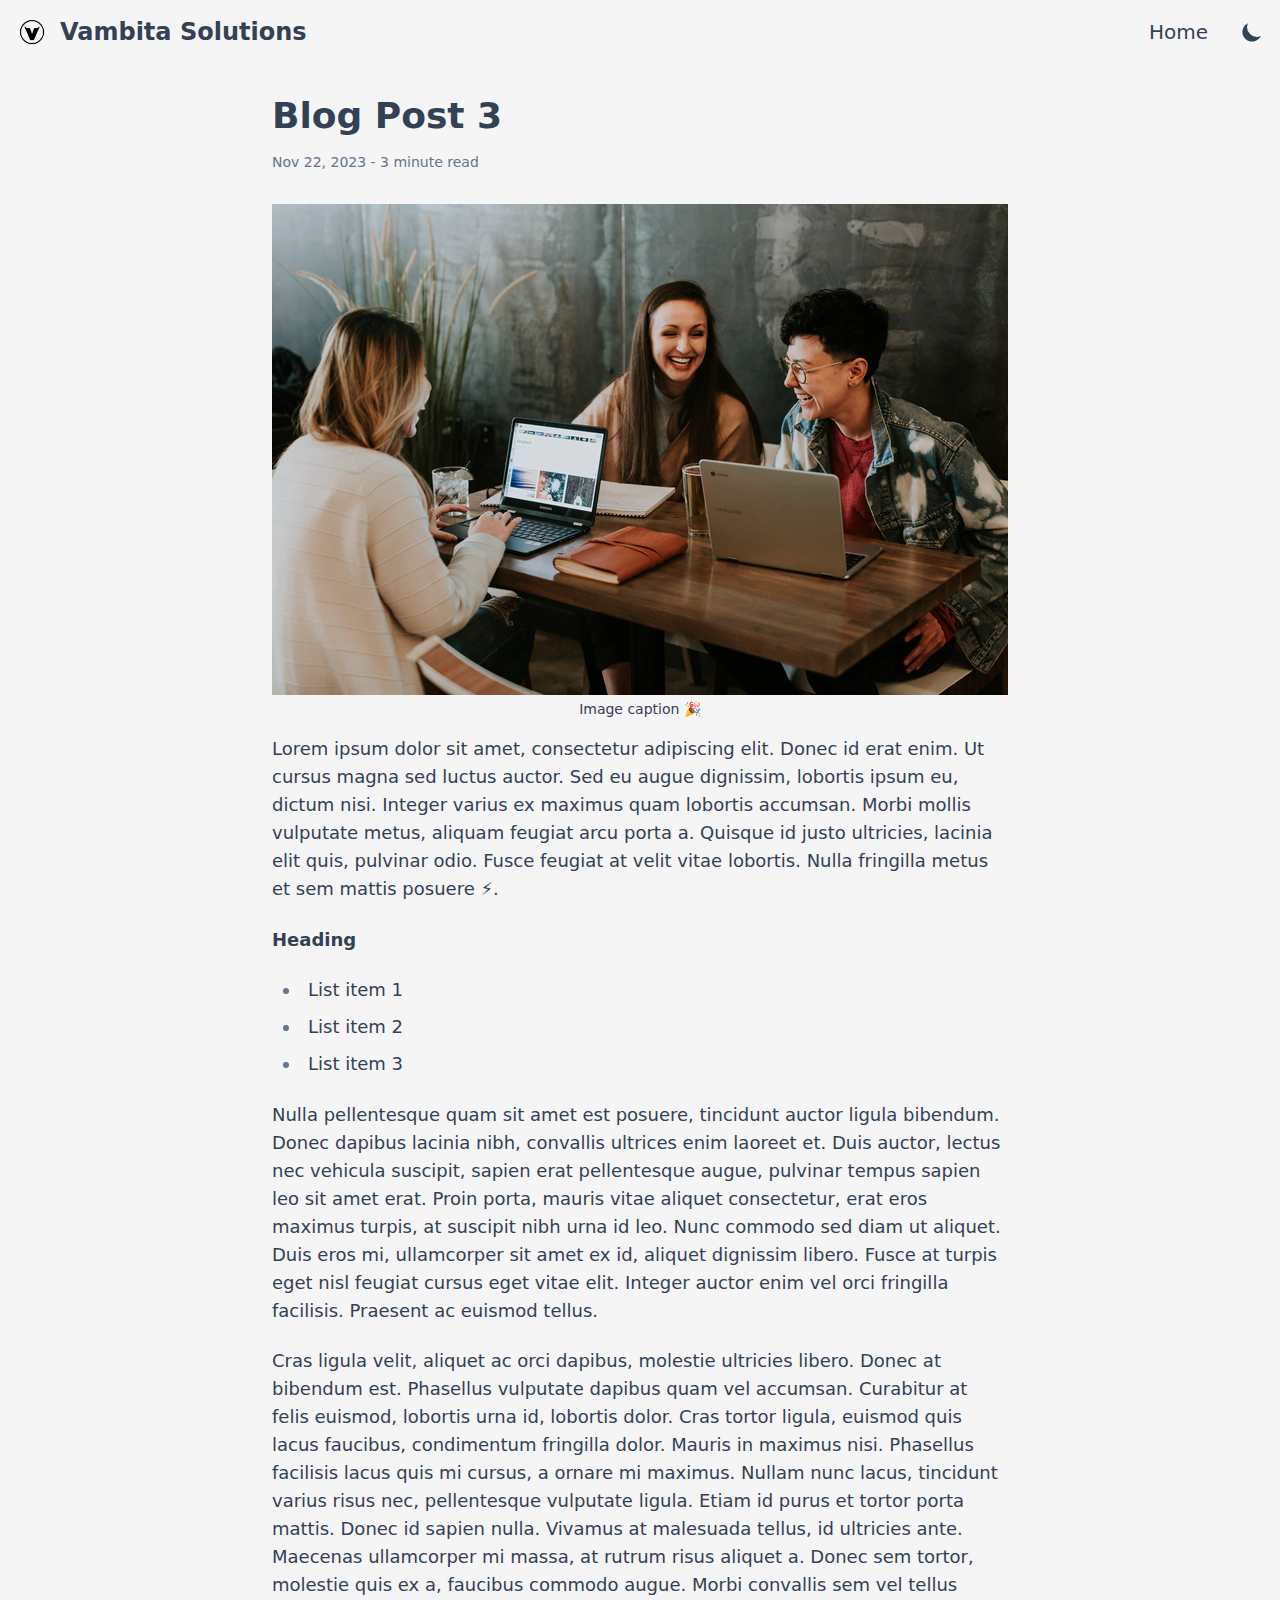
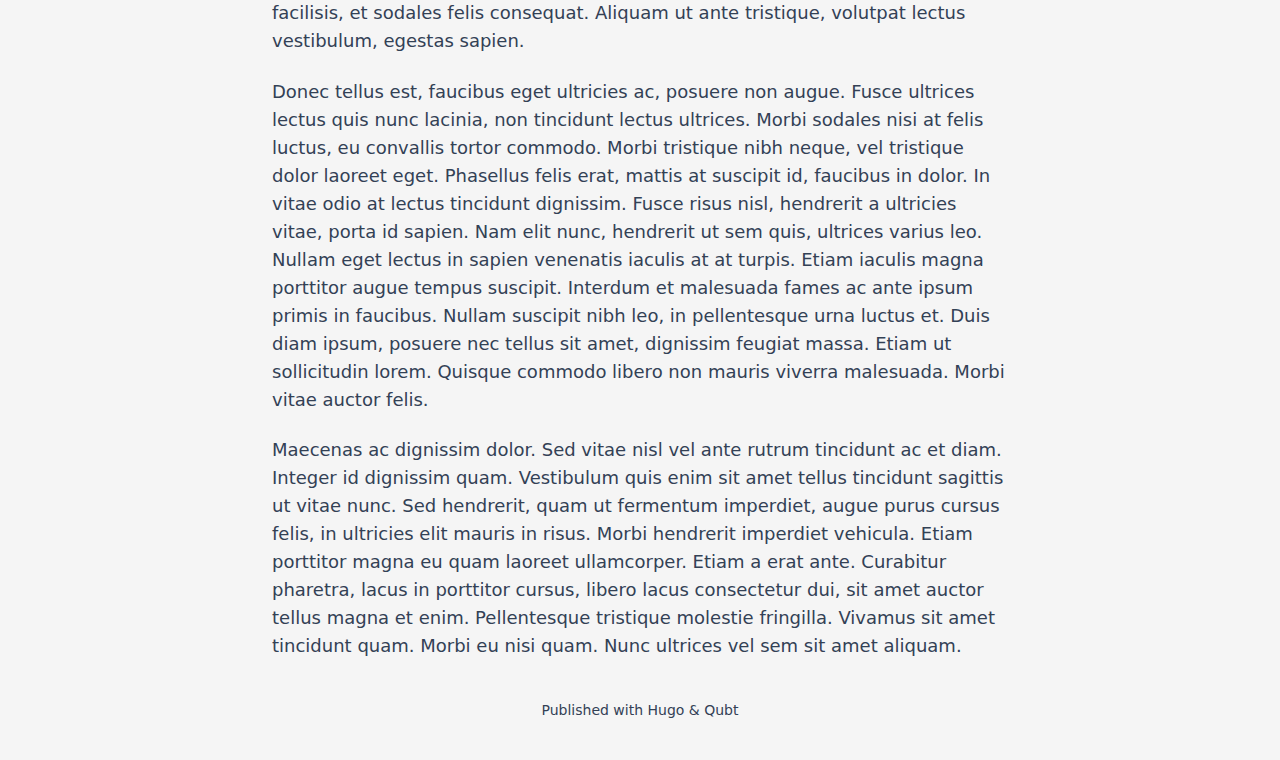
<file: blog/post3/index.html>
<!doctype html><html lang=en-us><head><meta charset=utf-8><meta name=viewport content="width=device-width,initial-scale=1"><meta http-equiv=X-UA-Compatible content="IE=edge"><meta name=generator content="Qubt theme for Hugo"><title>Vambita Solutions</title>
<meta name=title content="Vambita Solutions"><meta name=author content="Intoducing Vambita Solutions"><meta name=description content="Vambita Solutions site built with Qubt & Hugo"><link type=text/css rel=stylesheet href=/css/main.bundle.min.a22730fdd3cc07d9c93ca48acba7923b2b14510e1c925c0caccb3049713e7098d3aa77911bfa9524926f8d7242e7097ee57f8048260d44f2938f4ec5f82a2373.css integrity="sha512-oicw/dPMB9nJPKSKy6eSOysUUQ4cklwMrMswSXE+cJjTqneRG/qVJJJvjXJC5wl+5X+ASCYNRPKTj07F+Cojcw=="><script defer src=/js/main.bundle.min.4657c962c90bb42241e3db9c00332ac44a2ff6a901654b8248b4e2f4b586571fd2aa672dcadf728d6f2135b0ea6088f21d1cf5302b4cae8557e0593f70081d72.js integrity="sha512-RlfJYskLtCJB49ucADMqxEov9qkBZUuCSLTi9LWGVx/Sqmctyt9yjW8hNbDqYIjyHRz1MCtMroVX4Fk/cAgdcg=="></script><link rel=apple-touch-icon sizes=180x180 href=/icon_hua5a6428a6178f1cbcb0ab458c7e721b3_76109_180x180_resize_box_3.png><link rel=icon type=image/png sizes=32x32 href=/icon_hua5a6428a6178f1cbcb0ab458c7e721b3_76109_32x32_resize_box_3.png><meta property="og:url" content="https://vambita.github.io/blog/post3/"><meta property="og:site_name" content="Vambita Solutions"><meta property="og:title" content="Blog Post 3"><meta property="og:description" content="Lorem ipsum dolor sit amet, consectetur adipiscing elit, sed do eiusmod tempor incididunt ut labore et dolore magna aliqua. Ut enim ad minim veniam, quis nostrud exercitation ullamco laboris nisi ut aliquip ex ea commodo consequat."><meta property="og:locale" content="en_us"><meta property="og:type" content="article"><meta property="article:section" content="blog"><meta property="article:published_time" content="2023-11-22T00:00:00+00:00"><meta property="article:modified_time" content="2023-11-22T00:00:00+00:00"><meta property="og:image" content="https://vambita.github.io/thumbnail.png"><meta name=twitter:card content="summary_large_image"><meta name=twitter:image content="https://vambita.github.io/thumbnail.png"><meta name=twitter:title content="Blog Post 3"><meta name=twitter:description content="Lorem ipsum dolor sit amet, consectetur adipiscing elit, sed do eiusmod tempor incididunt ut labore et dolore magna aliqua. Ut enim ad minim veniam, quis nostrud exercitation ullamco laboris nisi ut aliquip ex ea commodo consequat."><script>localStorage.getItem("color-theme")==="dark"||!("color-theme"in localStorage)&&window.matchMedia("(prefers-color-scheme: dark)").matches?document.documentElement.classList.add("dark"):document.documentElement.classList.remove("dark")</script></head><body class="flex h-screen flex-col justify-between bg-neutral-100 dark:bg-neutral-800"><div><header class="sticky top-0 z-10 bg-neutral-100 dark:bg-neutral-800"><section class="mx-auto flex max-w-screen-xl items-center justify-between p-4"><a href=https://vambita.github.io/ class="flex items-center space-x-3"><img src=/logo_hua5a6428a6178f1cbcb0ab458c7e721b3_76109_filter_7015326143714700434.webp class="h-8 w-8" alt=Logo>
<span class="self-center whitespace-nowrap text-2xl font-semibold text-slate-700 dark:text-slate-400">Vambita Solutions</span></a><div class="flex flex-row space-x-8"><nav class="hidden space-x-8 text-xl md:block" aria-label=main><a href=/ class="px-3 py-2 text-slate-700 hover:text-indigo-500 md:p-0 dark:text-slate-400">Home</a></nav><button id=theme-toggle type=button class="rounded-lg text-sm text-slate-700 hover:text-indigo-500 dark:text-slate-400" aria-label=theme-switcher>
<svg id="theme-toggle-dark-icon" class="hidden h-6 w-6" fill="currentcolor" viewBox="0 0 20 20" xmlns="http://www.w3.org/2000/svg"><path d="M17.293 13.293A8 8 0 016.707 2.707a8.001 8.001.0 1010.586 10.586z"/></svg>
<svg id="theme-toggle-light-icon" class="hidden h-6 w-6" fill="currentcolor" viewBox="0 0 20 20" xmlns="http://www.w3.org/2000/svg"><path d="M10 2a1 1 0 011 1v1A1 1 0 119 4V3a1 1 0 011-1zm4 8a4 4 0 11-8 0 4 4 0 018 0zm-.464 4.95.707.707a1 1 0 001.414-1.414l-.707-.707a1 1 0 00-1.414 1.414zm2.12-10.607a1 1 0 010 1.414l-.706.707A1 1 0 1113.536 5.05l.707-.707a1 1 0 011.414.0zM17 11a1 1 0 100-2h-1a1 1 0 100 2h1zm-7 4a1 1 0 011 1v1a1 1 0 11-2 0v-1a1 1 0 011-1zM5.05 6.464A1 1 0 106.465 5.05l-.708-.707A1 1 0 004.343 5.757l.707.707zm1.414 8.486-.707.707a1 1 0 01-1.414-1.414l.707-.707a1 1 0 011.414 1.414zM4 11a1 1 0 100-2H3a1 1 0 000 2h1z" fill-rule="evenodd" clip-rule="evenodd"/></svg>
</button>
<button id=hamburger-button class="relative h-8 w-8 cursor-pointer text-3xl md:hidden" aria-label=hamburger-button><div class="absolute top-4 -mt-0.5 h-[3px] w-8 rounded bg-slate-700 transition-all duration-500 before:absolute before:h-[3px] before:w-8 before:-translate-x-4 before:-translate-y-2.5 before:rounded before:bg-slate-700 before:transition-all before:duration-500 before:content-[''] after:absolute after:h-[3px] after:w-8 after:-translate-x-4 after:translate-y-2.5 after:rounded after:bg-slate-700 after:transition-all after:duration-500 after:content-[''] dark:bg-slate-400 before:dark:bg-slate-400 after:dark:bg-slate-400"></div></button></div></section><section id=mobile-menu class="absolute hidden w-full origin-top animate-open-menu flex-col justify-center bg-neutral-100 text-4xl dark:bg-neutral-800"><nav class="flex min-h-screen flex-col items-center py-8" aria-label=mobile><a href=/ class="px-3 py-2 text-center text-slate-700 hover:text-indigo-500 md:p-0 dark:text-slate-400">Home</a></nav></section></header><main><div class="justify-left mx-auto mt-8 flex max-w-screen-md px-4"><article><h1 class="text-4xl font-extrabold text-slate-700 dark:text-slate-200">Blog Post 3</h1><h2 class="mt-4 text-2xl text-slate-500 dark:text-slate-400"></h2><div class="mb-4 mt-2 text-sm text-slate-500 dark:text-slate-400">Nov 22, 2023 - 3 minute read</div><div class="flex flex-col"><img class="mt-4 h-full w-full object-cover" src=/blog3/photo3_hu3d03a01dcc18bc5be0e67db3d8d209a6_4148161_filter_11492400015018413633.webp alt="feature image" height=491 width=736>
<span class="mb-4 mt-1 text-center text-sm text-slate-700 dark:text-slate-200">Image caption 🎉</span></div><span class="prose prose-slate break-words text-lg text-slate-700 dark:prose-invert prose-pre:max-w-[90vw] md:prose-pre:max-w-screen-md dark:text-slate-200"><p>Lorem ipsum dolor sit amet, consectetur adipiscing elit. Donec id erat enim. Ut cursus magna sed luctus auctor. Sed eu augue dignissim, lobortis ipsum eu, dictum nisi. Integer varius ex maximus quam lobortis accumsan. Morbi mollis vulputate metus, aliquam feugiat arcu porta a. Quisque id justo ultricies, lacinia elit quis, pulvinar odio. Fusce feugiat at velit vitae lobortis. Nulla fringilla metus et sem mattis posuere &#9889;.</p><p><strong>Heading</strong></p><ul><li>List item 1</li><li>List item 2</li><li>List item 3</li></ul><p>Nulla pellentesque quam sit amet est posuere, tincidunt auctor ligula bibendum. Donec dapibus lacinia nibh, convallis ultrices enim laoreet et. Duis auctor, lectus nec vehicula suscipit, sapien erat pellentesque augue, pulvinar tempus sapien leo sit amet erat. Proin porta, mauris vitae aliquet consectetur, erat eros maximus turpis, at suscipit nibh urna id leo. Nunc commodo sed diam ut aliquet. Duis eros mi, ullamcorper sit amet ex id, aliquet dignissim libero. Fusce at turpis eget nisl feugiat cursus eget vitae elit. Integer auctor enim vel orci fringilla facilisis. Praesent ac euismod tellus.</p><p>Cras ligula velit, aliquet ac orci dapibus, molestie ultricies libero. Donec at bibendum est. Phasellus vulputate dapibus quam vel accumsan. Curabitur at felis euismod, lobortis urna id, lobortis dolor. Cras tortor ligula, euismod quis lacus faucibus, condimentum fringilla dolor. Mauris in maximus nisi. Phasellus facilisis lacus quis mi cursus, a ornare mi maximus. Nullam nunc lacus, tincidunt varius risus nec, pellentesque vulputate ligula. Etiam id purus et tortor porta mattis. Donec id sapien nulla. Vivamus at malesuada tellus, id ultricies ante. Maecenas ullamcorper mi massa, at rutrum risus aliquet a. Donec sem tortor, molestie quis ex a, faucibus commodo augue. Morbi convallis sem vel tellus facilisis, et sodales felis consequat. Aliquam ut ante tristique, volutpat lectus vestibulum, egestas sapien.</p><p>Donec tellus est, faucibus eget ultricies ac, posuere non augue. Fusce ultrices lectus quis nunc lacinia, non tincidunt lectus ultrices. Morbi sodales nisi at felis luctus, eu convallis tortor commodo. Morbi tristique nibh neque, vel tristique dolor laoreet eget. Phasellus felis erat, mattis at suscipit id, faucibus in dolor. In vitae odio at lectus tincidunt dignissim. Fusce risus nisl, hendrerit a ultricies vitae, porta id sapien. Nam elit nunc, hendrerit ut sem quis, ultrices varius leo. Nullam eget lectus in sapien venenatis iaculis at at turpis. Etiam iaculis magna porttitor augue tempus suscipit. Interdum et malesuada fames ac ante ipsum primis in faucibus. Nullam suscipit nibh leo, in pellentesque urna luctus et. Duis diam ipsum, posuere nec tellus sit amet, dignissim feugiat massa. Etiam ut sollicitudin lorem. Quisque commodo libero non mauris viverra malesuada. Morbi vitae auctor felis.</p><p>Maecenas ac dignissim dolor. Sed vitae nisl vel ante rutrum tincidunt ac et diam. Integer id dignissim quam. Vestibulum quis enim sit amet tellus tincidunt sagittis ut vitae nunc. Sed hendrerit, quam ut fermentum imperdiet, augue purus cursus felis, in ultricies elit mauris in risus. Morbi hendrerit imperdiet vehicula. Etiam porttitor magna eu quam laoreet ullamcorper. Etiam a erat ante. Curabitur pharetra, lacus in porttitor cursus, libero lacus consectetur dui, sit amet auctor tellus magna et enim. Pellentesque tristique molestie fringilla. Vivamus sit amet tincidunt quam. Morbi eu nisi quam. Nunc ultrices vel sem sit amet aliquam.</p></span></article></div></main></div><footer><div class="flex flex-col justify-center p-10"><p class="text-center text-sm text-slate-700 dark:text-slate-400">Published with <a class="hover:underline hover:decoration-indigo-500 hover:text-indigo-500" href=https://gohugo.io target=_blank rel="noopener noreferrer">Hugo</a> & <a class="hover:underline hover:decoration-indigo-500 hover:text-indigo-500" href=https://github.com/chrede88/qubt target=_blank rel="noopener noreferrer">Qubt</a></p></div></footer></body></html>
</file>
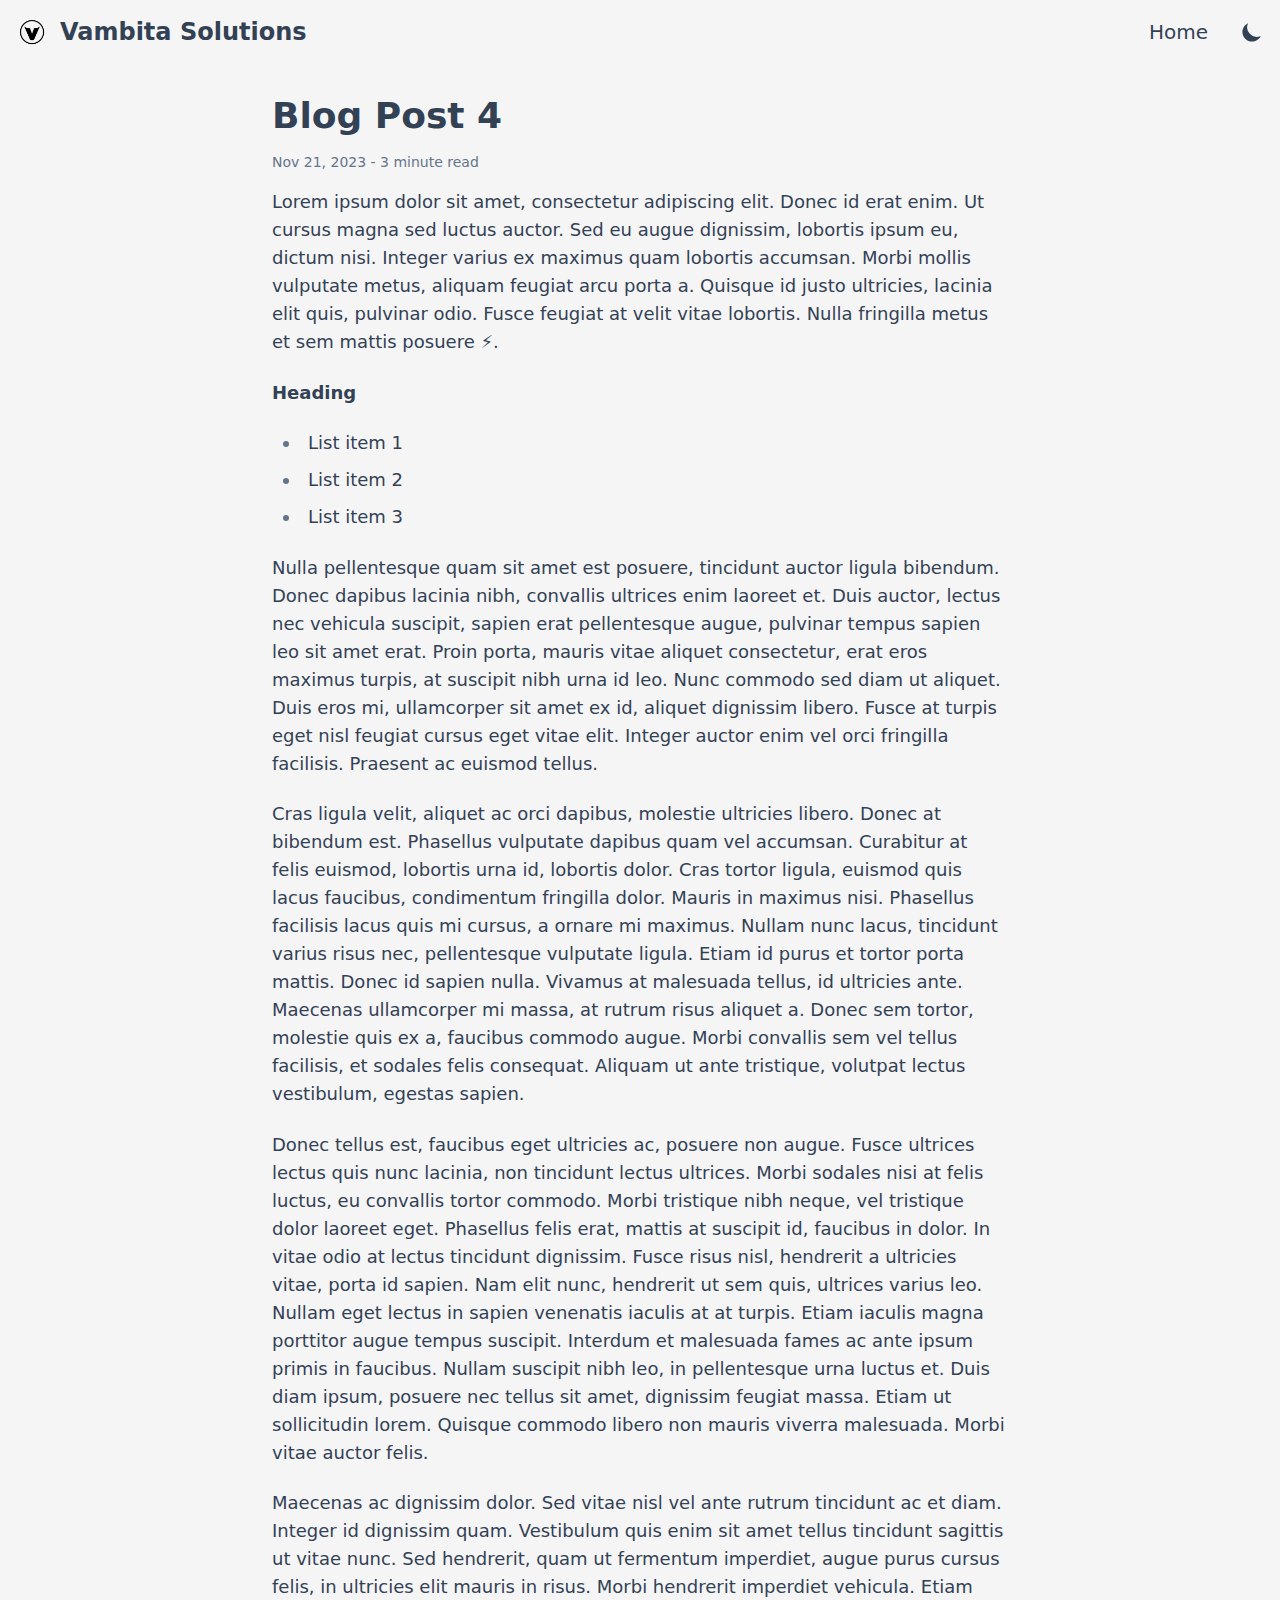
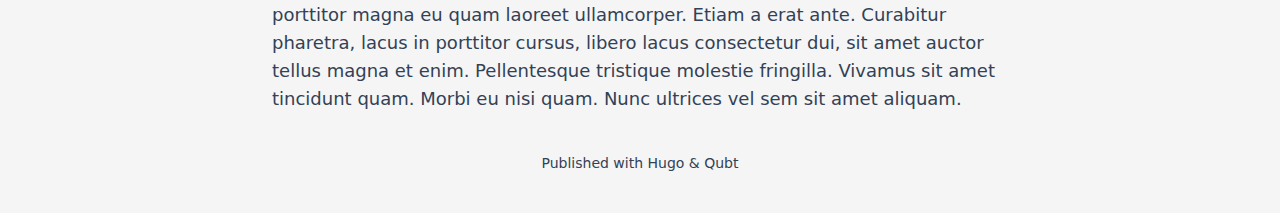
<file: blog/post4/index.html>
<!doctype html><html lang=en-us><head><meta charset=utf-8><meta name=viewport content="width=device-width,initial-scale=1"><meta http-equiv=X-UA-Compatible content="IE=edge"><meta name=generator content="Qubt theme for Hugo"><title>Vambita Solutions</title>
<meta name=title content="Vambita Solutions"><meta name=author content="Intoducing Vambita Solutions"><meta name=description content="Vambita Solutions site built with Qubt & Hugo"><link type=text/css rel=stylesheet href=/css/main.bundle.min.a22730fdd3cc07d9c93ca48acba7923b2b14510e1c925c0caccb3049713e7098d3aa77911bfa9524926f8d7242e7097ee57f8048260d44f2938f4ec5f82a2373.css integrity="sha512-oicw/dPMB9nJPKSKy6eSOysUUQ4cklwMrMswSXE+cJjTqneRG/qVJJJvjXJC5wl+5X+ASCYNRPKTj07F+Cojcw=="><script defer src=/js/main.bundle.min.4657c962c90bb42241e3db9c00332ac44a2ff6a901654b8248b4e2f4b586571fd2aa672dcadf728d6f2135b0ea6088f21d1cf5302b4cae8557e0593f70081d72.js integrity="sha512-RlfJYskLtCJB49ucADMqxEov9qkBZUuCSLTi9LWGVx/Sqmctyt9yjW8hNbDqYIjyHRz1MCtMroVX4Fk/cAgdcg=="></script><link rel=apple-touch-icon sizes=180x180 href=/icon_hua5a6428a6178f1cbcb0ab458c7e721b3_76109_180x180_resize_box_3.png><link rel=icon type=image/png sizes=32x32 href=/icon_hua5a6428a6178f1cbcb0ab458c7e721b3_76109_32x32_resize_box_3.png><meta property="og:url" content="https://vambita.github.io/blog/post4/"><meta property="og:site_name" content="Vambita Solutions"><meta property="og:title" content="Blog Post 4"><meta property="og:description" content="Lorem ipsum dolor sit amet, consectetur adipiscing elit. Donec id erat enim. Ut cursus magna sed luctus auctor. Sed eu augue dignissim, lobortis ipsum eu, dictum nisi. Integer varius ex maximus quam lobortis accumsan. Morbi mollis vulputate metus, aliquam feugiat arcu porta a. Quisque id justo ultricies, lacinia elit quis, pulvinar odio. Fusce feugiat at velit vitae lobortis. Nulla fringilla metus et sem mattis posuere. Nulla pellentesque quam sit amet est posuere, tincidunt auctor ligula bibendum. Donec dapibus lacinia nibh, convallis ultrices enim laoreet et."><meta property="og:locale" content="en_us"><meta property="og:type" content="article"><meta property="article:section" content="blog"><meta property="article:published_time" content="2023-11-21T00:00:00+00:00"><meta property="article:modified_time" content="2023-11-21T00:00:00+00:00"><meta property="og:image" content="https://vambita.github.io/thumbnail.png"><meta name=twitter:card content="summary_large_image"><meta name=twitter:image content="https://vambita.github.io/thumbnail.png"><meta name=twitter:title content="Blog Post 4"><meta name=twitter:description content="Lorem ipsum dolor sit amet, consectetur adipiscing elit. Donec id erat enim. Ut cursus magna sed luctus auctor. Sed eu augue dignissim, lobortis ipsum eu, dictum nisi. Integer varius ex maximus quam lobortis accumsan. Morbi mollis vulputate metus, aliquam feugiat arcu porta a. Quisque id justo ultricies, lacinia elit quis, pulvinar odio. Fusce feugiat at velit vitae lobortis. Nulla fringilla metus et sem mattis posuere. Nulla pellentesque quam sit amet est posuere, tincidunt auctor ligula bibendum. Donec dapibus lacinia nibh, convallis ultrices enim laoreet et."><script>localStorage.getItem("color-theme")==="dark"||!("color-theme"in localStorage)&&window.matchMedia("(prefers-color-scheme: dark)").matches?document.documentElement.classList.add("dark"):document.documentElement.classList.remove("dark")</script></head><body class="flex h-screen flex-col justify-between bg-neutral-100 dark:bg-neutral-800"><div><header class="sticky top-0 z-10 bg-neutral-100 dark:bg-neutral-800"><section class="mx-auto flex max-w-screen-xl items-center justify-between p-4"><a href=https://vambita.github.io/ class="flex items-center space-x-3"><img src=/logo_hua5a6428a6178f1cbcb0ab458c7e721b3_76109_filter_7015326143714700434.webp class="h-8 w-8" alt=Logo>
<span class="self-center whitespace-nowrap text-2xl font-semibold text-slate-700 dark:text-slate-400">Vambita Solutions</span></a><div class="flex flex-row space-x-8"><nav class="hidden space-x-8 text-xl md:block" aria-label=main><a href=/ class="px-3 py-2 text-slate-700 hover:text-indigo-500 md:p-0 dark:text-slate-400">Home</a></nav><button id=theme-toggle type=button class="rounded-lg text-sm text-slate-700 hover:text-indigo-500 dark:text-slate-400" aria-label=theme-switcher>
<svg id="theme-toggle-dark-icon" class="hidden h-6 w-6" fill="currentcolor" viewBox="0 0 20 20" xmlns="http://www.w3.org/2000/svg"><path d="M17.293 13.293A8 8 0 016.707 2.707a8.001 8.001.0 1010.586 10.586z"/></svg>
<svg id="theme-toggle-light-icon" class="hidden h-6 w-6" fill="currentcolor" viewBox="0 0 20 20" xmlns="http://www.w3.org/2000/svg"><path d="M10 2a1 1 0 011 1v1A1 1 0 119 4V3a1 1 0 011-1zm4 8a4 4 0 11-8 0 4 4 0 018 0zm-.464 4.95.707.707a1 1 0 001.414-1.414l-.707-.707a1 1 0 00-1.414 1.414zm2.12-10.607a1 1 0 010 1.414l-.706.707A1 1 0 1113.536 5.05l.707-.707a1 1 0 011.414.0zM17 11a1 1 0 100-2h-1a1 1 0 100 2h1zm-7 4a1 1 0 011 1v1a1 1 0 11-2 0v-1a1 1 0 011-1zM5.05 6.464A1 1 0 106.465 5.05l-.708-.707A1 1 0 004.343 5.757l.707.707zm1.414 8.486-.707.707a1 1 0 01-1.414-1.414l.707-.707a1 1 0 011.414 1.414zM4 11a1 1 0 100-2H3a1 1 0 000 2h1z" fill-rule="evenodd" clip-rule="evenodd"/></svg>
</button>
<button id=hamburger-button class="relative h-8 w-8 cursor-pointer text-3xl md:hidden" aria-label=hamburger-button><div class="absolute top-4 -mt-0.5 h-[3px] w-8 rounded bg-slate-700 transition-all duration-500 before:absolute before:h-[3px] before:w-8 before:-translate-x-4 before:-translate-y-2.5 before:rounded before:bg-slate-700 before:transition-all before:duration-500 before:content-[''] after:absolute after:h-[3px] after:w-8 after:-translate-x-4 after:translate-y-2.5 after:rounded after:bg-slate-700 after:transition-all after:duration-500 after:content-[''] dark:bg-slate-400 before:dark:bg-slate-400 after:dark:bg-slate-400"></div></button></div></section><section id=mobile-menu class="absolute hidden w-full origin-top animate-open-menu flex-col justify-center bg-neutral-100 text-4xl dark:bg-neutral-800"><nav class="flex min-h-screen flex-col items-center py-8" aria-label=mobile><a href=/ class="px-3 py-2 text-center text-slate-700 hover:text-indigo-500 md:p-0 dark:text-slate-400">Home</a></nav></section></header><main><div class="justify-left mx-auto mt-8 flex max-w-screen-md px-4"><article><h1 class="text-4xl font-extrabold text-slate-700 dark:text-slate-200">Blog Post 4</h1><h2 class="mt-4 text-2xl text-slate-500 dark:text-slate-400"></h2><div class="mb-4 mt-2 text-sm text-slate-500 dark:text-slate-400">Nov 21, 2023 - 3 minute read</div><span class="prose prose-slate break-words text-lg text-slate-700 dark:prose-invert prose-pre:max-w-[90vw] md:prose-pre:max-w-screen-md dark:text-slate-200"><p>Lorem ipsum dolor sit amet, consectetur adipiscing elit. Donec id erat enim. Ut cursus magna sed luctus auctor. Sed eu augue dignissim, lobortis ipsum eu, dictum nisi. Integer varius ex maximus quam lobortis accumsan. Morbi mollis vulputate metus, aliquam feugiat arcu porta a. Quisque id justo ultricies, lacinia elit quis, pulvinar odio. Fusce feugiat at velit vitae lobortis. Nulla fringilla metus et sem mattis posuere &#9889;.</p><p><strong>Heading</strong></p><ul><li>List item 1</li><li>List item 2</li><li>List item 3</li></ul><p>Nulla pellentesque quam sit amet est posuere, tincidunt auctor ligula bibendum. Donec dapibus lacinia nibh, convallis ultrices enim laoreet et. Duis auctor, lectus nec vehicula suscipit, sapien erat pellentesque augue, pulvinar tempus sapien leo sit amet erat. Proin porta, mauris vitae aliquet consectetur, erat eros maximus turpis, at suscipit nibh urna id leo. Nunc commodo sed diam ut aliquet. Duis eros mi, ullamcorper sit amet ex id, aliquet dignissim libero. Fusce at turpis eget nisl feugiat cursus eget vitae elit. Integer auctor enim vel orci fringilla facilisis. Praesent ac euismod tellus.</p><p>Cras ligula velit, aliquet ac orci dapibus, molestie ultricies libero. Donec at bibendum est. Phasellus vulputate dapibus quam vel accumsan. Curabitur at felis euismod, lobortis urna id, lobortis dolor. Cras tortor ligula, euismod quis lacus faucibus, condimentum fringilla dolor. Mauris in maximus nisi. Phasellus facilisis lacus quis mi cursus, a ornare mi maximus. Nullam nunc lacus, tincidunt varius risus nec, pellentesque vulputate ligula. Etiam id purus et tortor porta mattis. Donec id sapien nulla. Vivamus at malesuada tellus, id ultricies ante. Maecenas ullamcorper mi massa, at rutrum risus aliquet a. Donec sem tortor, molestie quis ex a, faucibus commodo augue. Morbi convallis sem vel tellus facilisis, et sodales felis consequat. Aliquam ut ante tristique, volutpat lectus vestibulum, egestas sapien.</p><p>Donec tellus est, faucibus eget ultricies ac, posuere non augue. Fusce ultrices lectus quis nunc lacinia, non tincidunt lectus ultrices. Morbi sodales nisi at felis luctus, eu convallis tortor commodo. Morbi tristique nibh neque, vel tristique dolor laoreet eget. Phasellus felis erat, mattis at suscipit id, faucibus in dolor. In vitae odio at lectus tincidunt dignissim. Fusce risus nisl, hendrerit a ultricies vitae, porta id sapien. Nam elit nunc, hendrerit ut sem quis, ultrices varius leo. Nullam eget lectus in sapien venenatis iaculis at at turpis. Etiam iaculis magna porttitor augue tempus suscipit. Interdum et malesuada fames ac ante ipsum primis in faucibus. Nullam suscipit nibh leo, in pellentesque urna luctus et. Duis diam ipsum, posuere nec tellus sit amet, dignissim feugiat massa. Etiam ut sollicitudin lorem. Quisque commodo libero non mauris viverra malesuada. Morbi vitae auctor felis.</p><p>Maecenas ac dignissim dolor. Sed vitae nisl vel ante rutrum tincidunt ac et diam. Integer id dignissim quam. Vestibulum quis enim sit amet tellus tincidunt sagittis ut vitae nunc. Sed hendrerit, quam ut fermentum imperdiet, augue purus cursus felis, in ultricies elit mauris in risus. Morbi hendrerit imperdiet vehicula. Etiam porttitor magna eu quam laoreet ullamcorper. Etiam a erat ante. Curabitur pharetra, lacus in porttitor cursus, libero lacus consectetur dui, sit amet auctor tellus magna et enim. Pellentesque tristique molestie fringilla. Vivamus sit amet tincidunt quam. Morbi eu nisi quam. Nunc ultrices vel sem sit amet aliquam.</p></span></article></div></main></div><footer><div class="flex flex-col justify-center p-10"><p class="text-center text-sm text-slate-700 dark:text-slate-400">Published with <a class="hover:underline hover:decoration-indigo-500 hover:text-indigo-500" href=https://gohugo.io target=_blank rel="noopener noreferrer">Hugo</a> & <a class="hover:underline hover:decoration-indigo-500 hover:text-indigo-500" href=https://github.com/chrede88/qubt target=_blank rel="noopener noreferrer">Qubt</a></p></div></footer></body></html>
</file>
